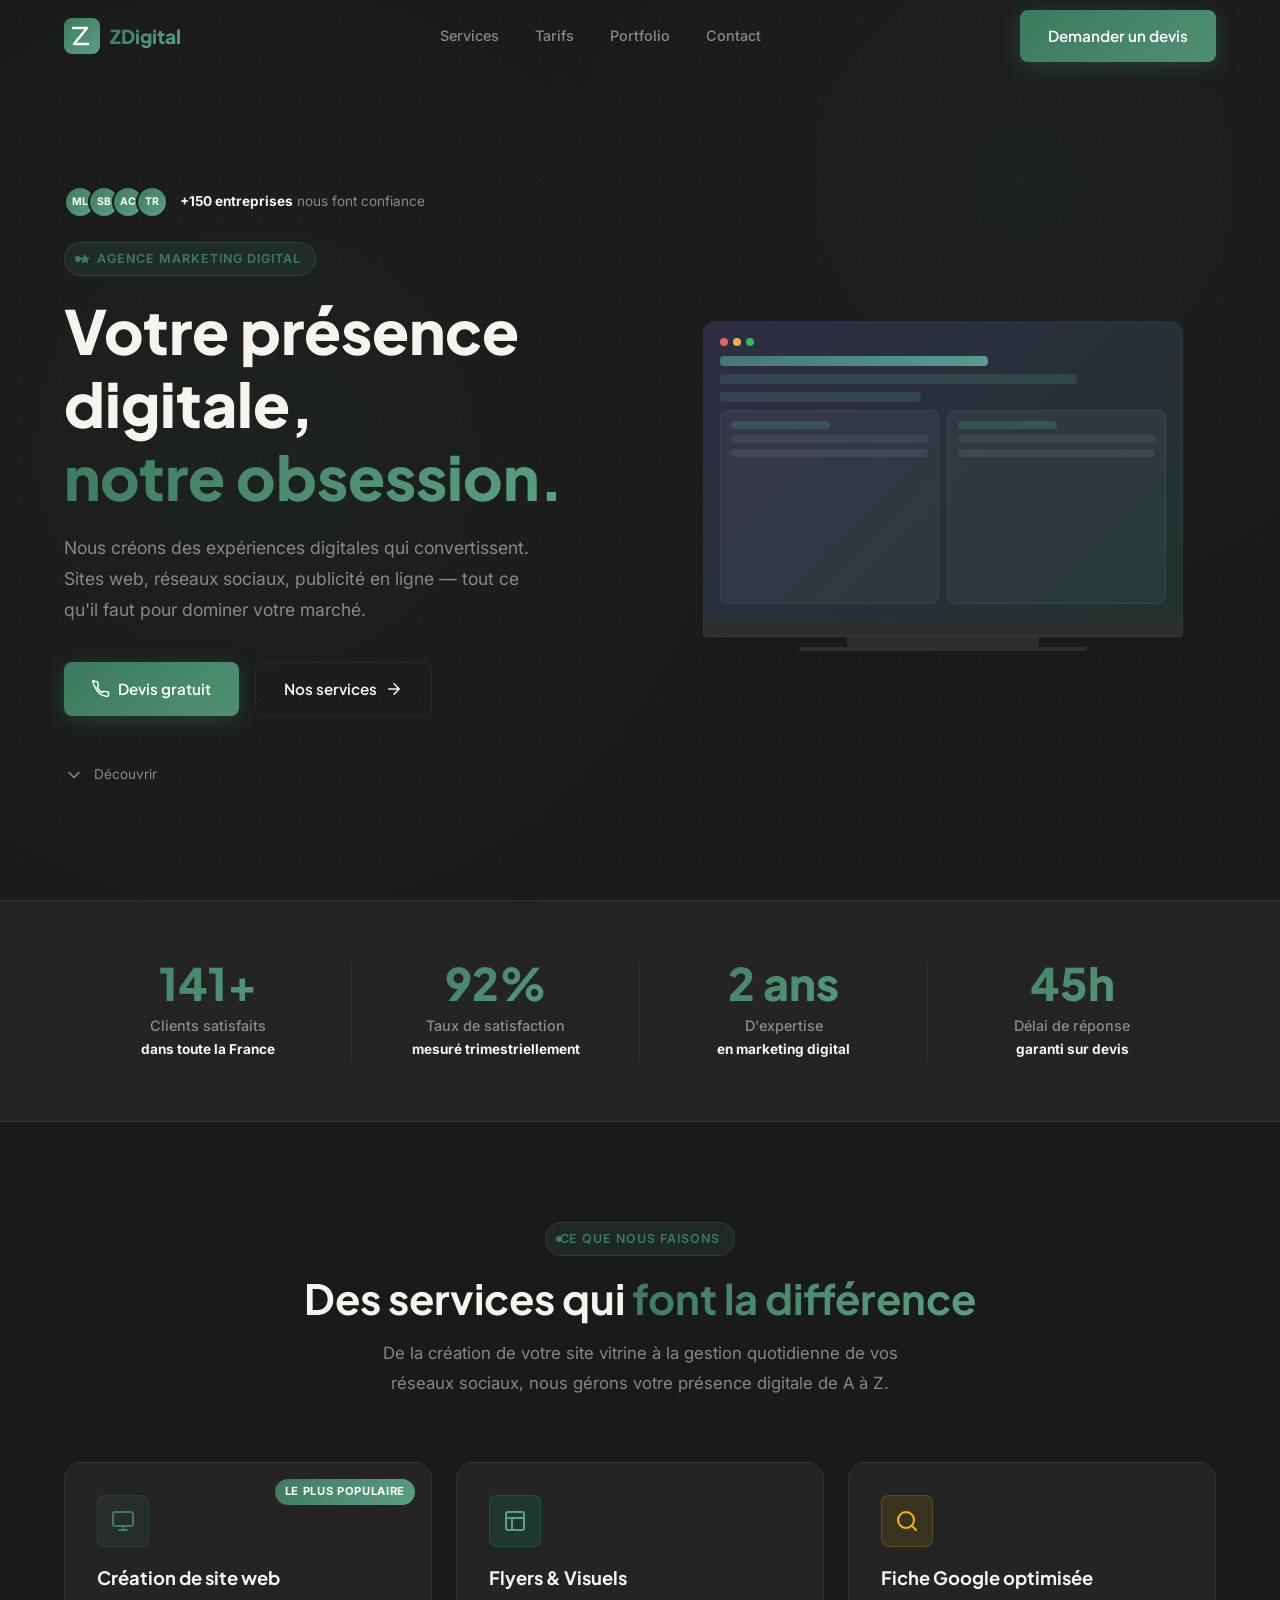
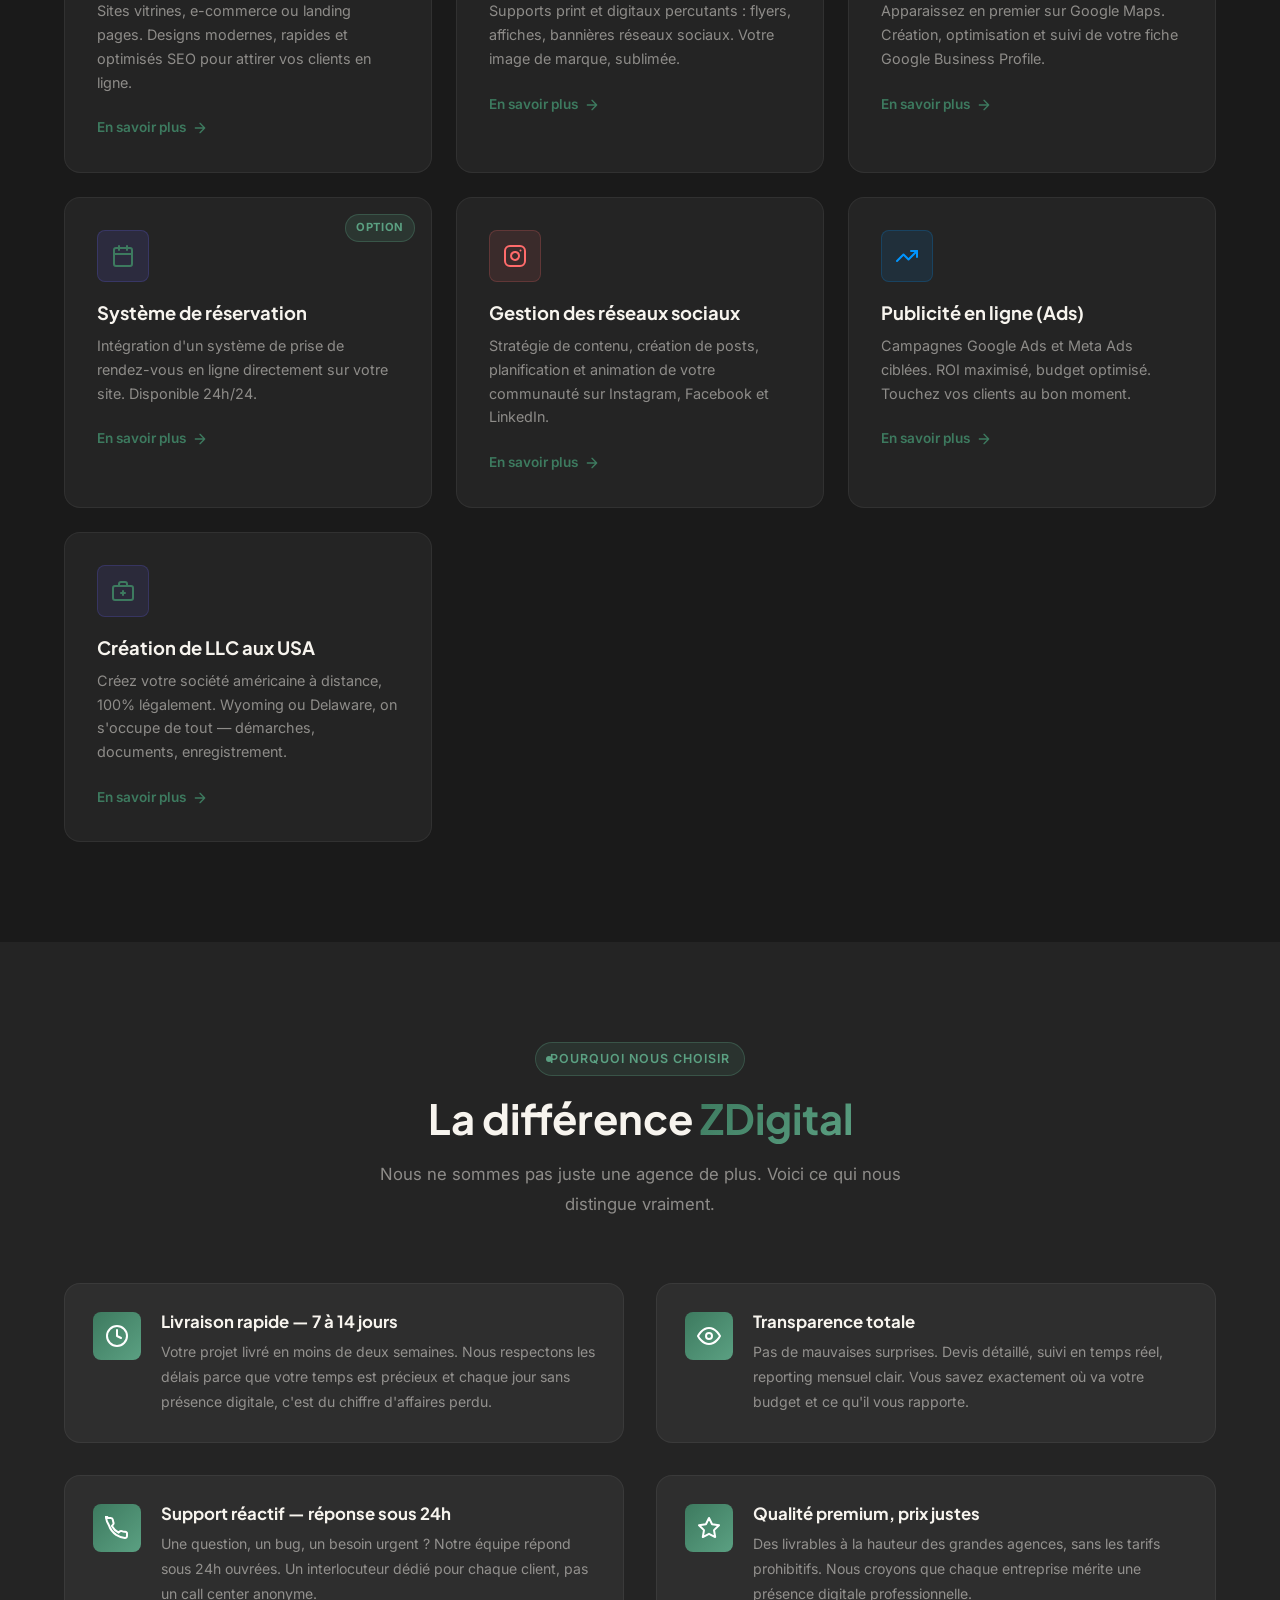
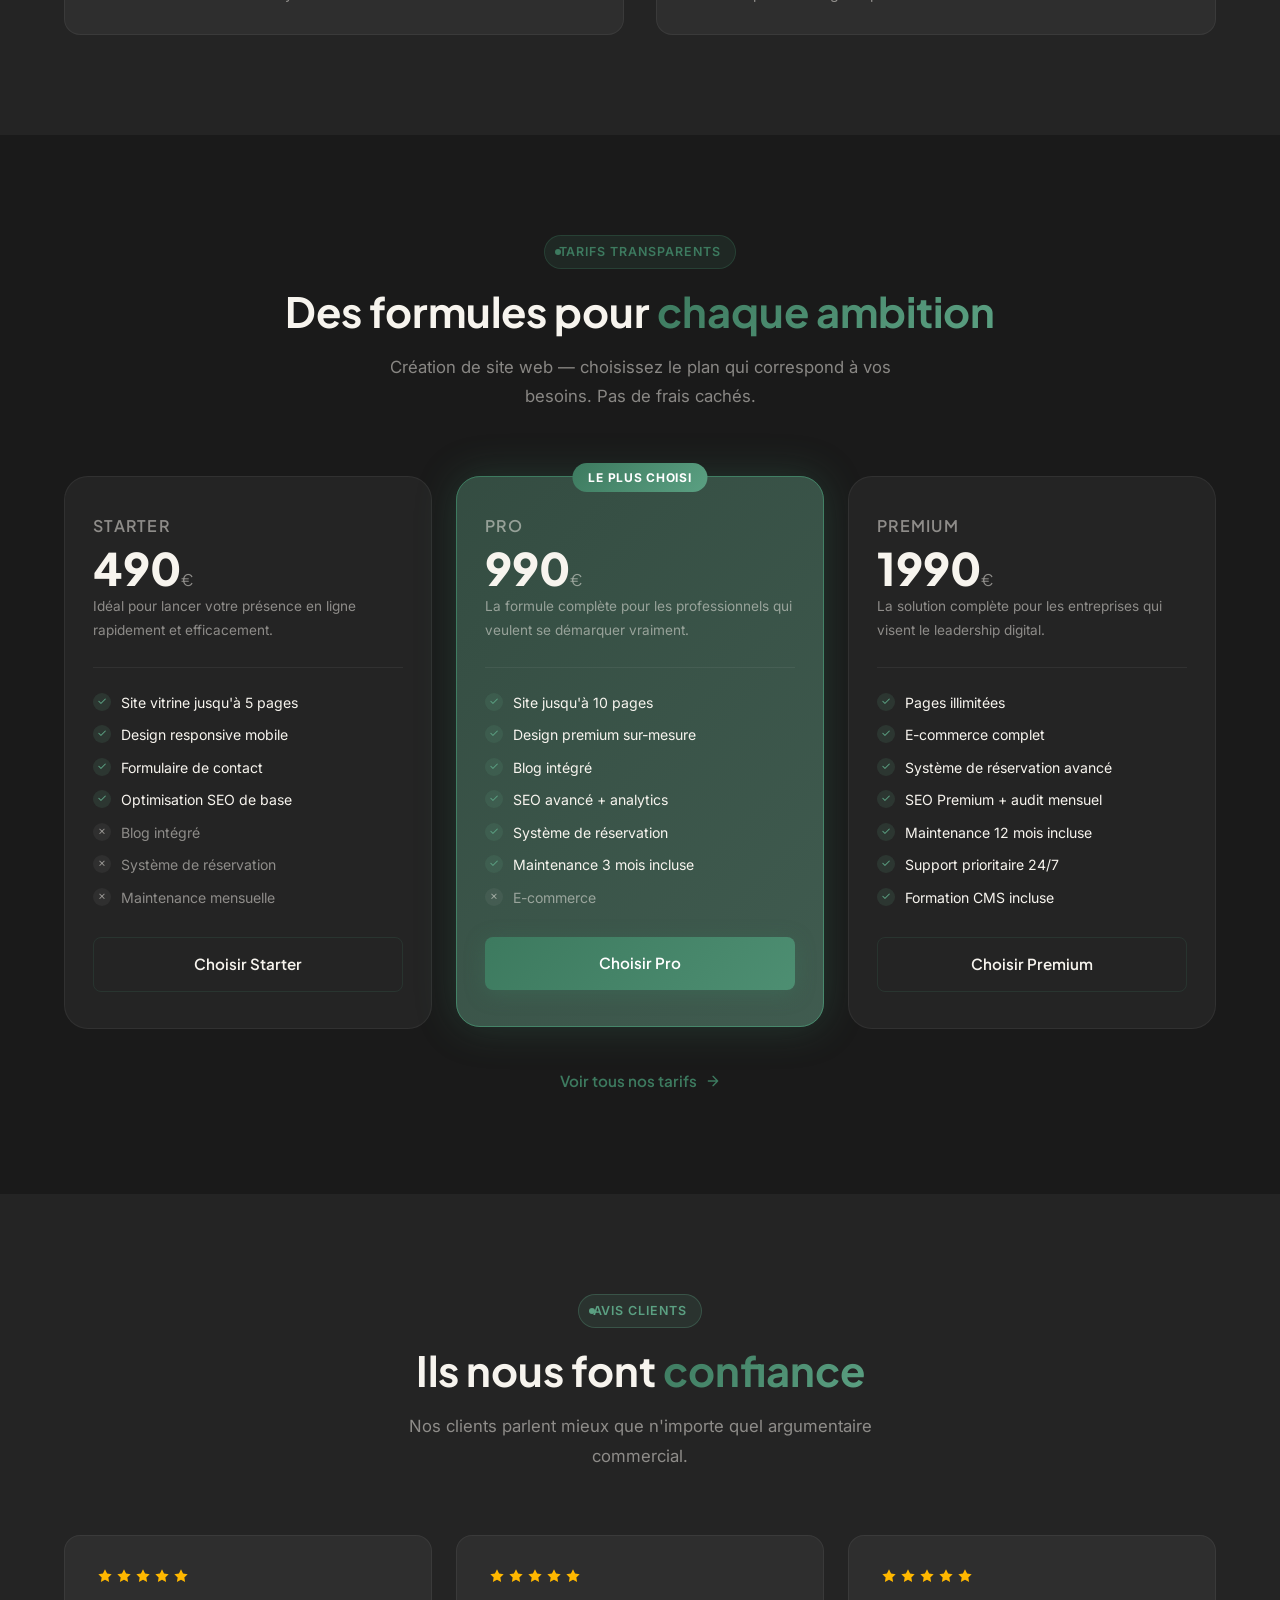
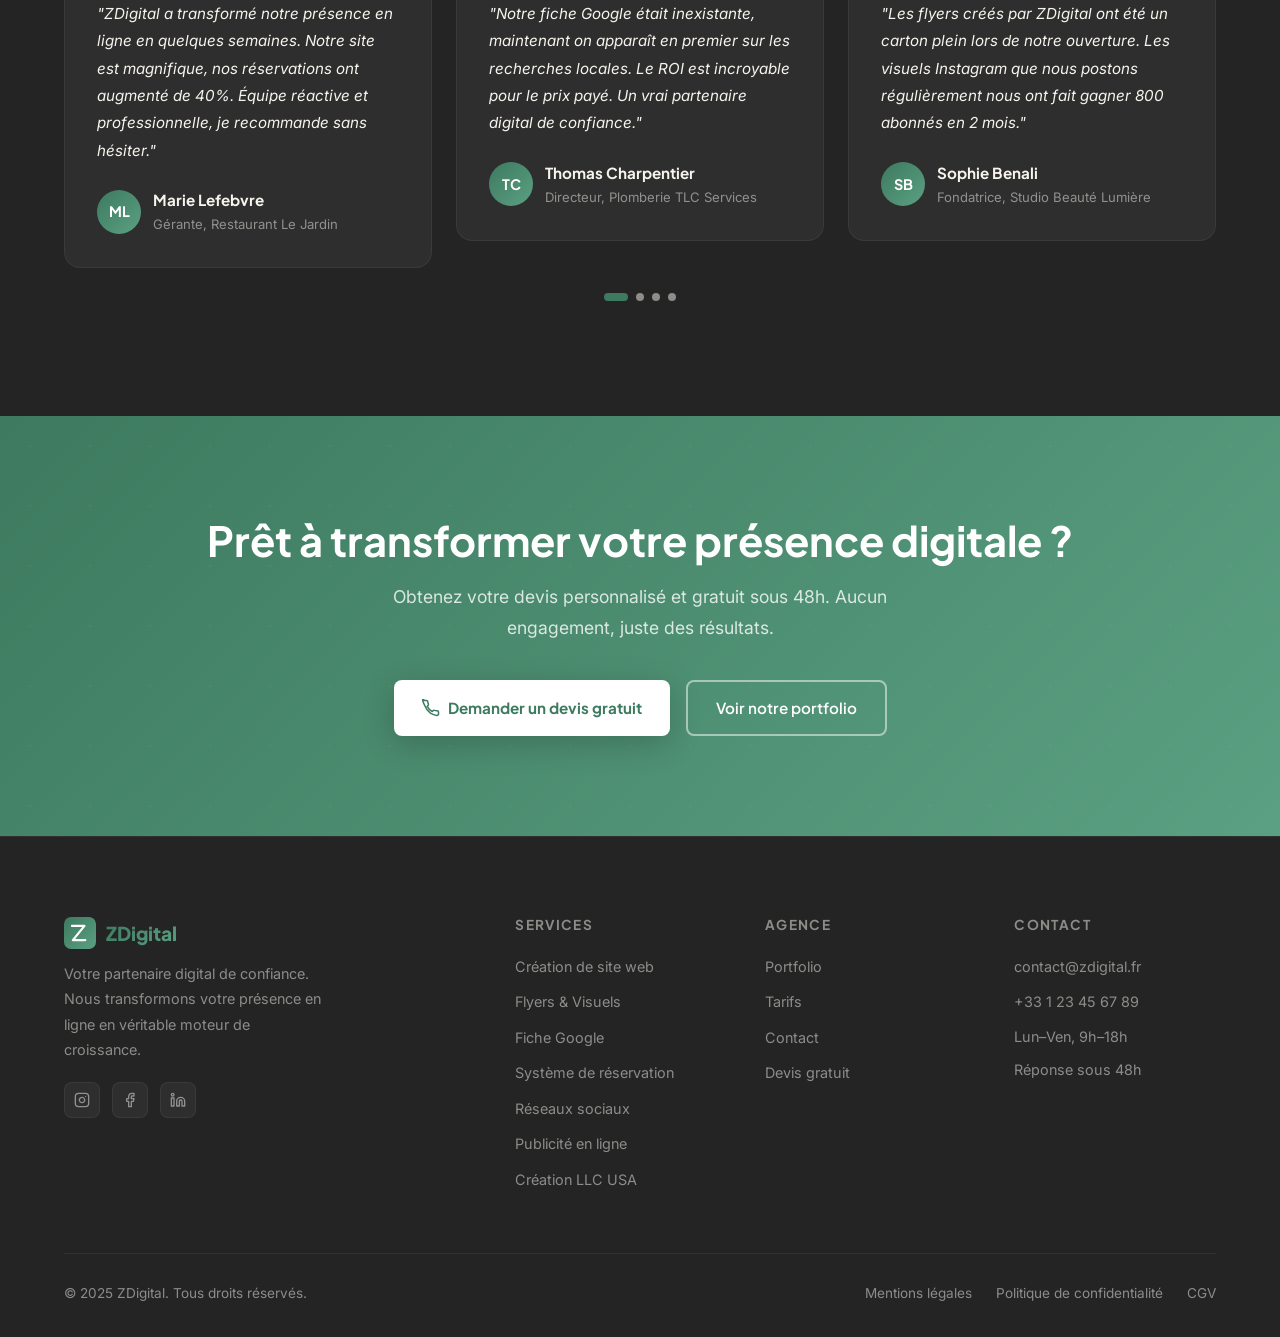
<file: index.html>
<!DOCTYPE html>
<html lang="fr">
<head>
  <meta charset="UTF-8" />
  <meta name="viewport" content="width=device-width, initial-scale=1.0" />
  <title>ZDigital — Agence Marketing Digital | Sites Web, Réseaux Sociaux, Publicité</title>
  <meta name="description" content="ZDigital, agence marketing digital. Création de sites web, gestion des réseaux sociaux, publicité en ligne, fiches Google et visuels. Devis gratuit sous 48h." />
  <meta name="keywords" content="agence marketing digital, création site web, réseaux sociaux, publicité en ligne, fiche Google, flyers" />
  <meta name="author" content="ZDigital" />
  <meta name="robots" content="index, follow" />

  <!-- Open Graph -->
  <meta property="og:type" content="website" />
  <meta property="og:title" content="ZDigital — Agence Marketing Digital" />
  <meta property="og:description" content="Votre présence digitale, notre obsession. Sites web, réseaux sociaux, publicité, fiches Google." />
  <meta property="og:url" content="https://zdigital.fr/" />
  <meta property="og:site_name" content="ZDigital" />
  <meta property="og:image" content="https://zdigital.fr/og-image.png" />

  <!-- Twitter Card -->
  <meta name="twitter:card" content="summary_large_image" />
  <meta name="twitter:title" content="ZDigital — Agence Marketing Digital" />
  <meta name="twitter:description" content="Votre présence digitale, notre obsession. Devis gratuit sous 48h." />
  <meta name="twitter:image" content="https://zdigital.fr/og-image.png" />

  <!-- Canonical -->
  <link rel="canonical" href="https://zdigital.fr/" />

  <!-- Fonts -->
  <link rel="preconnect" href="https://fonts.googleapis.com" />
  <link rel="preconnect" href="https://fonts.gstatic.com" crossorigin />
  <link href="https://fonts.googleapis.com/css2?family=Plus+Jakarta+Sans:wght@400;500;600;700;800&family=Inter:wght@300;400;500;600&display=swap" rel="stylesheet" />

  <!-- CSS -->
  <link rel="stylesheet" href="css/main.css" />
  <link rel="stylesheet" href="css/components.css" />
  <link rel="stylesheet" href="css/animations.css" />

  <!-- AOS -->
  <link rel="stylesheet" href="https://unpkg.com/aos@2.3.4/dist/aos.css" />

  <!-- Swiper -->
  <link rel="stylesheet" href="https://cdn.jsdelivr.net/npm/swiper@11/swiper-bundle.min.css" />

  <!-- Schema.org JSON-LD -->
  <script type="application/ld+json">
  {
    "@context": "https://schema.org",
    "@type": "LocalBusiness",
    "name": "ZDigital",
    "description": "Agence de marketing digital spécialisée dans la création de sites web, la gestion des réseaux sociaux, la publicité en ligne et l'optimisation des fiches Google.",
    "url": "https://zdigital.fr",
    "logo": "https://zdigital.fr/logo.svg",
    "telephone": "+33 1 23 45 67 89",
    "email": "contact@zdigital.fr",
    "address": {
      "@type": "PostalAddress",
      "addressCountry": "FR"
    },
    "sameAs": [
      "https://instagram.com/zdigital",
      "https://linkedin.com/company/zdigital",
      "https://facebook.com/zdigital"
    ],
    "openingHours": "Mo-Fr 09:00-18:00",
    "priceRange": "€€",
    "areaServed": "France",
    "serviceType": [
      "Création de site web",
      "Gestion des réseaux sociaux",
      "Publicité en ligne",
      "Fiche Google",
      "Création de flyers"
    ]
  }
  </script>
</head>
<body>

  <!-- ── SCROLL PROGRESS (injected by JS) ── -->

  <!-- ── NAV ── -->
  <nav class="nav" role="navigation" aria-label="Navigation principale">
    <div class="container">
      <div class="nav__inner">
        <!-- Logo -->
        <a href="index.html" class="nav__logo" aria-label="ZDigital — Accueil">
          <svg width="36" height="36" viewBox="0 0 36 36" fill="none" xmlns="http://www.w3.org/2000/svg" aria-hidden="true">
            <rect width="36" height="36" rx="8" fill="url(#logoGrad)"/>
            <path d="M9 10h14l-13 16h14" stroke="#ffffff" stroke-width="2.5" stroke-linecap="round" stroke-linejoin="round"/>
            <defs>
              <linearGradient id="logoGrad" x1="0" y1="0" x2="36" y2="36" gradientUnits="userSpaceOnUse">
                <stop stop-color="#3D7A5F"/>
                <stop offset="1" stop-color="#5BA082"/>
              </linearGradient>
            </defs>
          </svg>
          <span class="nav__logo-text">ZDigital</span>
        </a>

        <!-- Links -->
        <ul class="nav__links" role="list">
          <li><a href="services.html">Services</a></li>
          <li><a href="tarifs.html">Tarifs</a></li>
          <li><a href="portfolio.html">Portfolio</a></li>
          <li><a href="contact.html">Contact</a></li>
        </ul>

        <!-- CTA + Hamburger -->
        <div class="nav__cta">
          <a href="contact.html" class="btn btn-primary">Demander un devis</a>
        </div>

        <button class="nav__hamburger" aria-label="Menu mobile" aria-expanded="false">
          <span></span>
          <span></span>
          <span></span>
        </button>
      </div>
    </div>
  </nav>

  <!-- Mobile Nav -->
  <div class="nav__mobile" role="navigation" aria-label="Menu mobile">
    <a href="services.html">Services</a>
    <a href="tarifs.html">Tarifs</a>
    <a href="portfolio.html">Portfolio</a>
    <a href="contact.html">Contact</a>
    <a href="contact.html" class="btn btn-primary" style="text-align:center;justify-content:center;">Demander un devis</a>
  </div>

  <!-- ── HERO ── -->
  <section class="hero" aria-label="En-tête principal">
    <div class="hero__grid-bg" aria-hidden="true"></div>
    <div class="hero__dots" aria-hidden="true"></div>

    <div class="container">
      <div class="hero__inner">
        <!-- Content -->
        <div class="hero__content">
          <!-- Social proof -->
          <div class="hero__social-proof" data-aos="fade-up" data-aos-delay="0">
            <div class="hero__avatars" aria-hidden="true">
              <span>ML</span>
              <span>SB</span>
              <span>AC</span>
              <span>TR</span>
            </div>
            <p class="hero__proof-text">
              <strong>+150 entreprises</strong> nous font confiance
            </p>
          </div>

          <div class="tag" data-aos="fade-up" data-aos-delay="50">
            <svg width="12" height="12" viewBox="0 0 24 24" fill="currentColor" aria-hidden="true"><path d="M12 2l3.09 6.26L22 9.27l-5 4.87 1.18 6.88L12 17.77l-6.18 3.25L7 14.14 2 9.27l6.91-1.01L12 2z"/></svg>
            Agence Marketing Digital
          </div>

          <h1 class="hero__title" data-aos="fade-up" data-aos-delay="100">
            Votre présence digitale,<br>
            <span class="gradient-text">notre obsession.</span>
          </h1>

          <p class="hero__sub" data-aos="fade-up" data-aos-delay="150">
            Nous créons des expériences digitales qui convertissent. Sites web, réseaux sociaux, publicité en ligne — tout ce qu'il faut pour dominer votre marché.
          </p>

          <div class="hero__btns" data-aos="fade-up" data-aos-delay="200">
            <a href="contact.html" class="btn btn-primary">
              <svg width="18" height="18" viewBox="0 0 24 24" fill="none" stroke="currentColor" stroke-width="2" stroke-linecap="round" stroke-linejoin="round" aria-hidden="true"><path d="M22 16.92v3a2 2 0 01-2.18 2 19.79 19.79 0 01-8.63-3.07A19.5 19.5 0 013.86 9.11a19.79 19.79 0 01-3.07-8.67A2 2 0 012.77 2h3a2 2 0 012 1.72c.127.96.361 1.903.7 2.81a2 2 0 01-.45 2.11L6.91 9.91a16 16 0 006.72 6.72l1.06-1.06a2 2 0 012.11-.45c.907.339 1.85.573 2.81.7A2 2 0 0122 16.92z"/></svg>
              Devis gratuit
            </a>
            <a href="services.html" class="btn btn-outline">
              Nos services
              <svg width="18" height="18" viewBox="0 0 24 24" fill="none" stroke="currentColor" stroke-width="2" stroke-linecap="round" stroke-linejoin="round" aria-hidden="true"><path d="M5 12h14M12 5l7 7-7 7"/></svg>
            </a>
          </div>

          <div class="hero__scroll" data-aos="fade-up" data-aos-delay="250" aria-hidden="true">
            <svg width="20" height="20" viewBox="0 0 24 24" fill="none" stroke="currentColor" stroke-width="2" stroke-linecap="round" stroke-linejoin="round"><path d="M6 9l6 6 6-6"/></svg>
            <span>Découvrir</span>
          </div>
        </div>

        <!-- Mockup -->
        <div class="hero__mockup" data-aos="fade-left" data-aos-delay="100" aria-hidden="true">
          <div class="laptop">
            <div class="laptop__glow"></div>
            <div class="laptop__screen">
              <div class="laptop__dots-row">
                <div class="laptop__dot"></div>
                <div class="laptop__dot"></div>
                <div class="laptop__dot"></div>
              </div>
              <div class="laptop__content">
                <div class="laptop__bar"></div>
                <div class="laptop__bar"></div>
                <div class="laptop__bar"></div>
                <div class="laptop__cards">
                  <div class="laptop__card">
                    <div class="laptop__card-line"></div>
                    <div class="laptop__card-line"></div>
                    <div class="laptop__card-line"></div>
                  </div>
                  <div class="laptop__card">
                    <div class="laptop__card-line"></div>
                    <div class="laptop__card-line"></div>
                    <div class="laptop__card-line"></div>
                  </div>
                </div>
              </div>
            </div>
            <div class="laptop__base"></div>
            <div class="laptop__stand"></div>
            <div class="laptop__foot"></div>
          </div>
        </div>
      </div>
    </div>
  </section>

  <!-- ── STATS BAR ── -->
  <section class="stats-bar" aria-label="Chiffres clés">
    <div class="container">
      <div class="stats-bar__grid">
        <div class="stat-item" data-aos="fade-up" data-aos-delay="0">
          <div class="stat-item__number" data-count="150" data-suffix="+">0+</div>
          <div class="stat-item__label">
            Clients satisfaits
            <strong>dans toute la France</strong>
          </div>
        </div>
        <div class="stat-item" data-aos="fade-up" data-aos-delay="100">
          <div class="stat-item__number" data-count="98" data-suffix="%">0%</div>
          <div class="stat-item__label">
            Taux de satisfaction
            <strong>mesuré trimestriellement</strong>
          </div>
        </div>
        <div class="stat-item" data-aos="fade-up" data-aos-delay="200">
          <div class="stat-item__number" data-count="3" data-suffix=" ans">0 ans</div>
          <div class="stat-item__label">
            D'expertise
            <strong>en marketing digital</strong>
          </div>
        </div>
        <div class="stat-item" data-aos="fade-up" data-aos-delay="300">
          <div class="stat-item__number" data-count="48" data-suffix="h">0h</div>
          <div class="stat-item__label">
            Délai de réponse
            <strong>garanti sur devis</strong>
          </div>
        </div>
      </div>
    </div>
  </section>

  <!-- ── SERVICES ── -->
  <section class="section" id="services" aria-labelledby="services-heading">
    <div class="container">
      <div class="section-header" data-aos="fade-up">
        <div class="tag">Ce que nous faisons</div>
        <h2 id="services-heading">Des services qui <span class="gradient-text">font la différence</span></h2>
        <p>De la création de votre site vitrine à la gestion quotidienne de vos réseaux sociaux, nous gérons votre présence digitale de A à Z.</p>
      </div>

      <div class="services-grid">
        <!-- Site web -->
        <article class="service-card" data-aos="fade-up" data-aos-delay="0">
          <div class="service-card__badge badge-popular">Le plus populaire</div>
          <div class="service-card__icon">
            <svg width="24" height="24" viewBox="0 0 24 24" fill="none" stroke="currentColor" stroke-width="2" stroke-linecap="round" stroke-linejoin="round" aria-hidden="true"><rect x="2" y="3" width="20" height="14" rx="2"/><path d="M8 21h8M12 17v4"/></svg>
          </div>
          <h3>Création de site web</h3>
          <p>Sites vitrines, e-commerce ou landing pages. Designs modernes, rapides et optimisés SEO pour attirer vos clients en ligne.</p>
          <a href="services.html#site-web" class="service-card__link">
            En savoir plus
            <svg width="16" height="16" viewBox="0 0 24 24" fill="none" stroke="currentColor" stroke-width="2" stroke-linecap="round" stroke-linejoin="round" aria-hidden="true"><path d="M5 12h14M12 5l7 7-7 7"/></svg>
          </a>
        </article>

        <!-- Flyers -->
        <article class="service-card" data-aos="fade-up" data-aos-delay="80">
          <div class="service-card__icon" style="background:rgba(0,212,170,0.1);border-color:rgba(0,212,170,0.2);color:var(--accent-2)">
            <svg width="24" height="24" viewBox="0 0 24 24" fill="none" stroke="currentColor" stroke-width="2" stroke-linecap="round" stroke-linejoin="round" aria-hidden="true"><rect x="3" y="3" width="18" height="18" rx="2"/><path d="M3 9h18M9 21V9"/></svg>
          </div>
          <h3>Flyers &amp; Visuels</h3>
          <p>Supports print et digitaux percutants : flyers, affiches, bannières réseaux sociaux. Votre image de marque, sublimée.</p>
          <a href="services.html#flyers" class="service-card__link">
            En savoir plus
            <svg width="16" height="16" viewBox="0 0 24 24" fill="none" stroke="currentColor" stroke-width="2" stroke-linecap="round" stroke-linejoin="round" aria-hidden="true"><path d="M5 12h14M12 5l7 7-7 7"/></svg>
          </a>
        </article>

        <!-- Fiche Google -->
        <article class="service-card" data-aos="fade-up" data-aos-delay="160">
          <div class="service-card__icon" style="background:rgba(255,184,0,0.1);border-color:rgba(255,184,0,0.2);color:#FFB800">
            <svg width="24" height="24" viewBox="0 0 24 24" fill="none" stroke="currentColor" stroke-width="2" stroke-linecap="round" stroke-linejoin="round" aria-hidden="true"><circle cx="11" cy="11" r="8"/><path d="M21 21l-4.35-4.35"/></svg>
          </div>
          <h3>Fiche Google optimisée</h3>
          <p>Apparaissez en premier sur Google Maps. Création, optimisation et suivi de votre fiche Google Business Profile.</p>
          <a href="services.html#google" class="service-card__link">
            En savoir plus
            <svg width="16" height="16" viewBox="0 0 24 24" fill="none" stroke="currentColor" stroke-width="2" stroke-linecap="round" stroke-linejoin="round" aria-hidden="true"><path d="M5 12h14M12 5l7 7-7 7"/></svg>
          </a>
        </article>

        <!-- Réservation -->
        <article class="service-card" data-aos="fade-up" data-aos-delay="0">
          <div class="service-card__badge badge-option">Option</div>
          <div class="service-card__icon" style="background:rgba(108,99,255,0.12);border-color:rgba(108,99,255,0.2);color:var(--accent)">
            <svg width="24" height="24" viewBox="0 0 24 24" fill="none" stroke="currentColor" stroke-width="2" stroke-linecap="round" stroke-linejoin="round" aria-hidden="true"><rect x="3" y="4" width="18" height="18" rx="2"/><path d="M16 2v4M8 2v4M3 10h18"/></svg>
          </div>
          <h3>Système de réservation</h3>
          <p>Intégration d'un système de prise de rendez-vous en ligne directement sur votre site. Disponible 24h/24.</p>
          <a href="services.html#reservation" class="service-card__link">
            En savoir plus
            <svg width="16" height="16" viewBox="0 0 24 24" fill="none" stroke="currentColor" stroke-width="2" stroke-linecap="round" stroke-linejoin="round" aria-hidden="true"><path d="M5 12h14M12 5l7 7-7 7"/></svg>
          </a>
        </article>

        <!-- Réseaux sociaux -->
        <article class="service-card" data-aos="fade-up" data-aos-delay="80">
          <div class="service-card__icon" style="background:rgba(255,107,107,0.1);border-color:rgba(255,107,107,0.2);color:#FF6B6B">
            <svg width="24" height="24" viewBox="0 0 24 24" fill="none" stroke="currentColor" stroke-width="2" stroke-linecap="round" stroke-linejoin="round" aria-hidden="true"><path d="M17 2H7a5 5 0 00-5 5v10a5 5 0 005 5h10a5 5 0 005-5V7a5 5 0 00-5-5z"/><path d="M16 11.37A4 4 0 1112.63 8 4 4 0 0116 11.37zM17.5 6.5h.01"/></svg>
          </div>
          <h3>Gestion des réseaux sociaux</h3>
          <p>Stratégie de contenu, création de posts, planification et animation de votre communauté sur Instagram, Facebook et LinkedIn.</p>
          <a href="services.html#reseaux" class="service-card__link">
            En savoir plus
            <svg width="16" height="16" viewBox="0 0 24 24" fill="none" stroke="currentColor" stroke-width="2" stroke-linecap="round" stroke-linejoin="round" aria-hidden="true"><path d="M5 12h14M12 5l7 7-7 7"/></svg>
          </a>
        </article>

        <!-- Publicité -->
        <article class="service-card" data-aos="fade-up" data-aos-delay="160">
          <div class="service-card__icon" style="background:rgba(0,149,255,0.1);border-color:rgba(0,149,255,0.2);color:#0095FF">
            <svg width="24" height="24" viewBox="0 0 24 24" fill="none" stroke="currentColor" stroke-width="2" stroke-linecap="round" stroke-linejoin="round" aria-hidden="true"><polyline points="22 7 13.5 15.5 8.5 10.5 2 17"/><polyline points="16 7 22 7 22 13"/></svg>
          </div>
          <h3>Publicité en ligne (Ads)</h3>
          <p>Campagnes Google Ads et Meta Ads ciblées. ROI maximisé, budget optimisé. Touchez vos clients au bon moment.</p>
          <a href="services.html#ads" class="service-card__link">
            En savoir plus
            <svg width="16" height="16" viewBox="0 0 24 24" fill="none" stroke="currentColor" stroke-width="2" stroke-linecap="round" stroke-linejoin="round" aria-hidden="true"><path d="M5 12h14M12 5l7 7-7 7"/></svg>
          </a>
        </article>

        <!-- Création LLC -->
        <article class="service-card" data-aos="fade-up" data-aos-delay="240">
          <div class="service-card__icon" style="background:rgba(108,99,255,0.1);border-color:rgba(108,99,255,0.2);color:var(--accent)">
            <svg width="24" height="24" viewBox="0 0 24 24" fill="none" stroke="currentColor" stroke-width="2" stroke-linecap="round" stroke-linejoin="round" aria-hidden="true"><rect x="2" y="7" width="20" height="14" rx="2"/><path d="M16 7V5a2 2 0 00-2-2h-4a2 2 0 00-2 2v2"/><line x1="12" y1="12" x2="12" y2="16"/><line x1="10" y1="14" x2="14" y2="14"/></svg>
          </div>
          <h3>Création de LLC aux USA</h3>
          <p>Créez votre société américaine à distance, 100% légalement. Wyoming ou Delaware, on s'occupe de tout — démarches, documents, enregistrement.</p>
          <a href="services.html#llc" class="service-card__link">
            En savoir plus
            <svg width="16" height="16" viewBox="0 0 24 24" fill="none" stroke="currentColor" stroke-width="2" stroke-linecap="round" stroke-linejoin="round" aria-hidden="true"><path d="M5 12h14M12 5l7 7-7 7"/></svg>
          </a>
        </article>
      </div>
    </div>
  </section>

  <!-- ── WHY US ── -->
  <section class="section why-us" aria-labelledby="whyus-heading">
    <div class="container">
      <div class="section-header" data-aos="fade-up">
        <div class="tag tag-turquoise">Pourquoi nous choisir</div>
        <h2 id="whyus-heading">La différence <span class="gradient-text">ZDigital</span></h2>
        <p>Nous ne sommes pas juste une agence de plus. Voici ce qui nous distingue vraiment.</p>
      </div>

      <div class="why-us__grid">
        <div class="why-card" data-aos="fade-up" data-aos-delay="0">
          <div class="why-card__icon">
            <svg width="24" height="24" viewBox="0 0 24 24" fill="none" stroke="currentColor" stroke-width="2" stroke-linecap="round" stroke-linejoin="round" aria-hidden="true"><circle cx="12" cy="12" r="10"/><polyline points="12 6 12 12 16 14"/></svg>
          </div>
          <div class="why-card__text">
            <h4>Livraison rapide — 7 à 14 jours</h4>
            <p>Votre projet livré en moins de deux semaines. Nous respectons les délais parce que votre temps est précieux et chaque jour sans présence digitale, c'est du chiffre d'affaires perdu.</p>
          </div>
        </div>

        <div class="why-card" data-aos="fade-up" data-aos-delay="100">
          <div class="why-card__icon">
            <svg width="24" height="24" viewBox="0 0 24 24" fill="none" stroke="currentColor" stroke-width="2" stroke-linecap="round" stroke-linejoin="round" aria-hidden="true"><path d="M1 12s4-8 11-8 11 8 11 8-4 8-11 8-11-8-11-8z"/><circle cx="12" cy="12" r="3"/></svg>
          </div>
          <div class="why-card__text">
            <h4>Transparence totale</h4>
            <p>Pas de mauvaises surprises. Devis détaillé, suivi en temps réel, reporting mensuel clair. Vous savez exactement où va votre budget et ce qu'il vous rapporte.</p>
          </div>
        </div>

        <div class="why-card" data-aos="fade-up" data-aos-delay="200">
          <div class="why-card__icon">
            <svg width="24" height="24" viewBox="0 0 24 24" fill="none" stroke="currentColor" stroke-width="2" stroke-linecap="round" stroke-linejoin="round" aria-hidden="true"><path d="M22 16.92v3a2 2 0 01-2.18 2 19.79 19.79 0 01-8.63-3.07A19.5 19.5 0 013.86 9.11a19.79 19.79 0 01-3.07-8.67A2 2 0 012.77 2h3a2 2 0 012 1.72c.127.96.361 1.903.7 2.81a2 2 0 01-.45 2.11L6.91 9.91a16 16 0 006.72 6.72l1.06-1.06a2 2 0 012.11-.45c.907.339 1.85.573 2.81.7A2 2 0 0122 16.92z"/></svg>
          </div>
          <div class="why-card__text">
            <h4>Support réactif — réponse sous 24h</h4>
            <p>Une question, un bug, un besoin urgent ? Notre équipe répond sous 24h ouvrées. Un interlocuteur dédié pour chaque client, pas un call center anonyme.</p>
          </div>
        </div>

        <div class="why-card" data-aos="fade-up" data-aos-delay="300">
          <div class="why-card__icon">
            <svg width="24" height="24" viewBox="0 0 24 24" fill="none" stroke="currentColor" stroke-width="2" stroke-linecap="round" stroke-linejoin="round" aria-hidden="true"><path d="M12 2l3.09 6.26L22 9.27l-5 4.87 1.18 6.88L12 17.77l-6.18 3.25L7 14.14 2 9.27l6.91-1.01L12 2z"/></svg>
          </div>
          <div class="why-card__text">
            <h4>Qualité premium, prix justes</h4>
            <p>Des livrables à la hauteur des grandes agences, sans les tarifs prohibitifs. Nous croyons que chaque entreprise mérite une présence digitale professionnelle.</p>
          </div>
        </div>
      </div>
    </div>
  </section>

  <!-- ── PRICING TEASER ── -->
  <section class="section" id="tarifs" aria-labelledby="pricing-heading">
    <div class="container">
      <div class="section-header" data-aos="fade-up">
        <div class="tag">Tarifs transparents</div>
        <h2 id="pricing-heading">Des formules pour <span class="gradient-text">chaque ambition</span></h2>
        <p>Création de site web — choisissez le plan qui correspond à vos besoins. Pas de frais cachés.</p>
      </div>

      <div class="pricing-grid">
        <!-- Starter -->
        <div class="plan-card" data-aos="fade-up" data-aos-delay="0">
          <div class="plan-card__name">Starter</div>
          <div class="plan-card__price">490<span>€</span></div>
          <p class="plan-card__desc">Idéal pour lancer votre présence en ligne rapidement et efficacement.</p>
          <ul class="plan-features">
            <li class="plan-feature plan-feature--yes">
              <span class="plan-feature__icon">✓</span>
              Site vitrine jusqu'à 5 pages
            </li>
            <li class="plan-feature plan-feature--yes">
              <span class="plan-feature__icon">✓</span>
              Design responsive mobile
            </li>
            <li class="plan-feature plan-feature--yes">
              <span class="plan-feature__icon">✓</span>
              Formulaire de contact
            </li>
            <li class="plan-feature plan-feature--yes">
              <span class="plan-feature__icon">✓</span>
              Optimisation SEO de base
            </li>
            <li class="plan-feature plan-feature--no">
              <span class="plan-feature__icon">✗</span>
              Blog intégré
            </li>
            <li class="plan-feature plan-feature--no">
              <span class="plan-feature__icon">✗</span>
              Système de réservation
            </li>
            <li class="plan-feature plan-feature--no">
              <span class="plan-feature__icon">✗</span>
              Maintenance mensuelle
            </li>
          </ul>
          <a href="contact.html?plan=starter" class="btn btn-outline">Choisir Starter</a>
        </div>

        <!-- Pro -->
        <div class="plan-card plan-card--featured" data-aos="fade-up" data-aos-delay="100">
          <div class="plan-badge">Le plus choisi</div>
          <div class="plan-card__name">Pro</div>
          <div class="plan-card__price">990<span>€</span></div>
          <p class="plan-card__desc">La formule complète pour les professionnels qui veulent se démarquer vraiment.</p>
          <ul class="plan-features">
            <li class="plan-feature plan-feature--yes">
              <span class="plan-feature__icon">✓</span>
              Site jusqu'à 10 pages
            </li>
            <li class="plan-feature plan-feature--yes">
              <span class="plan-feature__icon">✓</span>
              Design premium sur-mesure
            </li>
            <li class="plan-feature plan-feature--yes">
              <span class="plan-feature__icon">✓</span>
              Blog intégré
            </li>
            <li class="plan-feature plan-feature--yes">
              <span class="plan-feature__icon">✓</span>
              SEO avancé + analytics
            </li>
            <li class="plan-feature plan-feature--yes">
              <span class="plan-feature__icon">✓</span>
              Système de réservation
            </li>
            <li class="plan-feature plan-feature--yes">
              <span class="plan-feature__icon">✓</span>
              Maintenance 3 mois incluse
            </li>
            <li class="plan-feature plan-feature--no">
              <span class="plan-feature__icon">✗</span>
              E-commerce
            </li>
          </ul>
          <a href="contact.html?plan=pro" class="btn btn-primary">Choisir Pro</a>
        </div>

        <!-- Premium -->
        <div class="plan-card" data-aos="fade-up" data-aos-delay="200">
          <div class="plan-card__name">Premium</div>
          <div class="plan-card__price">1990<span>€</span></div>
          <p class="plan-card__desc">La solution complète pour les entreprises qui visent le leadership digital.</p>
          <ul class="plan-features">
            <li class="plan-feature plan-feature--yes">
              <span class="plan-feature__icon">✓</span>
              Pages illimitées
            </li>
            <li class="plan-feature plan-feature--yes">
              <span class="plan-feature__icon">✓</span>
              E-commerce complet
            </li>
            <li class="plan-feature plan-feature--yes">
              <span class="plan-feature__icon">✓</span>
              Système de réservation avancé
            </li>
            <li class="plan-feature plan-feature--yes">
              <span class="plan-feature__icon">✓</span>
              SEO Premium + audit mensuel
            </li>
            <li class="plan-feature plan-feature--yes">
              <span class="plan-feature__icon">✓</span>
              Maintenance 12 mois incluse
            </li>
            <li class="plan-feature plan-feature--yes">
              <span class="plan-feature__icon">✓</span>
              Support prioritaire 24/7
            </li>
            <li class="plan-feature plan-feature--yes">
              <span class="plan-feature__icon">✓</span>
              Formation CMS incluse
            </li>
          </ul>
          <a href="contact.html?plan=premium" class="btn btn-outline">Choisir Premium</a>
        </div>
      </div>

      <div style="text-align:center;margin-top:40px;" data-aos="fade-up">
        <a href="tarifs.html" class="btn btn-ghost">
          Voir tous nos tarifs
          <svg width="16" height="16" viewBox="0 0 24 24" fill="none" stroke="currentColor" stroke-width="2" stroke-linecap="round" stroke-linejoin="round" aria-hidden="true"><path d="M5 12h14M12 5l7 7-7 7"/></svg>
        </a>
      </div>
    </div>
  </section>

  <!-- ── TESTIMONIALS ── -->
  <section class="section testimonials" aria-labelledby="testimonials-heading">
    <div class="container">
      <div class="section-header" data-aos="fade-up">
        <div class="tag tag-turquoise">Avis clients</div>
        <h2 id="testimonials-heading">Ils nous font <span class="gradient-text">confiance</span></h2>
        <p>Nos clients parlent mieux que n'importe quel argumentaire commercial.</p>
      </div>

      <div class="swiper testimonials-swiper" data-aos="fade-up" data-aos-delay="100">
        <div class="swiper-wrapper">

          <div class="swiper-slide">
            <div class="testimonial-card">
              <div class="testimonial-card__stars" aria-label="5 étoiles">
                <svg width="16" height="16" viewBox="0 0 24 24" fill="currentColor" aria-hidden="true"><path d="M12 2l3.09 6.26L22 9.27l-5 4.87 1.18 6.88L12 17.77l-6.18 3.25L7 14.14 2 9.27l6.91-1.01L12 2z"/></svg>
                <svg width="16" height="16" viewBox="0 0 24 24" fill="currentColor" aria-hidden="true"><path d="M12 2l3.09 6.26L22 9.27l-5 4.87 1.18 6.88L12 17.77l-6.18 3.25L7 14.14 2 9.27l6.91-1.01L12 2z"/></svg>
                <svg width="16" height="16" viewBox="0 0 24 24" fill="currentColor" aria-hidden="true"><path d="M12 2l3.09 6.26L22 9.27l-5 4.87 1.18 6.88L12 17.77l-6.18 3.25L7 14.14 2 9.27l6.91-1.01L12 2z"/></svg>
                <svg width="16" height="16" viewBox="0 0 24 24" fill="currentColor" aria-hidden="true"><path d="M12 2l3.09 6.26L22 9.27l-5 4.87 1.18 6.88L12 17.77l-6.18 3.25L7 14.14 2 9.27l6.91-1.01L12 2z"/></svg>
                <svg width="16" height="16" viewBox="0 0 24 24" fill="currentColor" aria-hidden="true"><path d="M12 2l3.09 6.26L22 9.27l-5 4.87 1.18 6.88L12 17.77l-6.18 3.25L7 14.14 2 9.27l6.91-1.01L12 2z"/></svg>
              </div>
              <p class="testimonial-card__text">"ZDigital a transformé notre présence en ligne en quelques semaines. Notre site est magnifique, nos réservations ont augmenté de 40%. Équipe réactive et professionnelle, je recommande sans hésiter."</p>
              <div class="testimonial-card__author">
                <div class="testimonial-card__avatar" aria-hidden="true">ML</div>
                <div class="testimonial-card__info">
                  <div class="testimonial-card__name">Marie Lefebvre</div>
                  <div class="testimonial-card__role">Gérante, Restaurant Le Jardin</div>
                </div>
              </div>
            </div>
          </div>

          <div class="swiper-slide">
            <div class="testimonial-card">
              <div class="testimonial-card__stars" aria-label="5 étoiles">
                <svg width="16" height="16" viewBox="0 0 24 24" fill="currentColor" aria-hidden="true"><path d="M12 2l3.09 6.26L22 9.27l-5 4.87 1.18 6.88L12 17.77l-6.18 3.25L7 14.14 2 9.27l6.91-1.01L12 2z"/></svg>
                <svg width="16" height="16" viewBox="0 0 24 24" fill="currentColor" aria-hidden="true"><path d="M12 2l3.09 6.26L22 9.27l-5 4.87 1.18 6.88L12 17.77l-6.18 3.25L7 14.14 2 9.27l6.91-1.01L12 2z"/></svg>
                <svg width="16" height="16" viewBox="0 0 24 24" fill="currentColor" aria-hidden="true"><path d="M12 2l3.09 6.26L22 9.27l-5 4.87 1.18 6.88L12 17.77l-6.18 3.25L7 14.14 2 9.27l6.91-1.01L12 2z"/></svg>
                <svg width="16" height="16" viewBox="0 0 24 24" fill="currentColor" aria-hidden="true"><path d="M12 2l3.09 6.26L22 9.27l-5 4.87 1.18 6.88L12 17.77l-6.18 3.25L7 14.14 2 9.27l6.91-1.01L12 2z"/></svg>
                <svg width="16" height="16" viewBox="0 0 24 24" fill="currentColor" aria-hidden="true"><path d="M12 2l3.09 6.26L22 9.27l-5 4.87 1.18 6.88L12 17.77l-6.18 3.25L7 14.14 2 9.27l6.91-1.01L12 2z"/></svg>
              </div>
              <p class="testimonial-card__text">"Notre fiche Google était inexistante, maintenant on apparaît en premier sur les recherches locales. Le ROI est incroyable pour le prix payé. Un vrai partenaire digital de confiance."</p>
              <div class="testimonial-card__author">
                <div class="testimonial-card__avatar" aria-hidden="true">TC</div>
                <div class="testimonial-card__info">
                  <div class="testimonial-card__name">Thomas Charpentier</div>
                  <div class="testimonial-card__role">Directeur, Plomberie TLC Services</div>
                </div>
              </div>
            </div>
          </div>

          <div class="swiper-slide">
            <div class="testimonial-card">
              <div class="testimonial-card__stars" aria-label="5 étoiles">
                <svg width="16" height="16" viewBox="0 0 24 24" fill="currentColor" aria-hidden="true"><path d="M12 2l3.09 6.26L22 9.27l-5 4.87 1.18 6.88L12 17.77l-6.18 3.25L7 14.14 2 9.27l6.91-1.01L12 2z"/></svg>
                <svg width="16" height="16" viewBox="0 0 24 24" fill="currentColor" aria-hidden="true"><path d="M12 2l3.09 6.26L22 9.27l-5 4.87 1.18 6.88L12 17.77l-6.18 3.25L7 14.14 2 9.27l6.91-1.01L12 2z"/></svg>
                <svg width="16" height="16" viewBox="0 0 24 24" fill="currentColor" aria-hidden="true"><path d="M12 2l3.09 6.26L22 9.27l-5 4.87 1.18 6.88L12 17.77l-6.18 3.25L7 14.14 2 9.27l6.91-1.01L12 2z"/></svg>
                <svg width="16" height="16" viewBox="0 0 24 24" fill="currentColor" aria-hidden="true"><path d="M12 2l3.09 6.26L22 9.27l-5 4.87 1.18 6.88L12 17.77l-6.18 3.25L7 14.14 2 9.27l6.91-1.01L12 2z"/></svg>
                <svg width="16" height="16" viewBox="0 0 24 24" fill="currentColor" aria-hidden="true"><path d="M12 2l3.09 6.26L22 9.27l-5 4.87 1.18 6.88L12 17.77l-6.18 3.25L7 14.14 2 9.27l6.91-1.01L12 2z"/></svg>
              </div>
              <p class="testimonial-card__text">"Les flyers créés par ZDigital ont été un carton plein lors de notre ouverture. Les visuels Instagram que nous postons régulièrement nous ont fait gagner 800 abonnés en 2 mois."</p>
              <div class="testimonial-card__author">
                <div class="testimonial-card__avatar" aria-hidden="true">SB</div>
                <div class="testimonial-card__info">
                  <div class="testimonial-card__name">Sophie Benali</div>
                  <div class="testimonial-card__role">Fondatrice, Studio Beauté Lumière</div>
                </div>
              </div>
            </div>
          </div>

          <div class="swiper-slide">
            <div class="testimonial-card">
              <div class="testimonial-card__stars" aria-label="5 étoiles">
                <svg width="16" height="16" viewBox="0 0 24 24" fill="currentColor" aria-hidden="true"><path d="M12 2l3.09 6.26L22 9.27l-5 4.87 1.18 6.88L12 17.77l-6.18 3.25L7 14.14 2 9.27l6.91-1.01L12 2z"/></svg>
                <svg width="16" height="16" viewBox="0 0 24 24" fill="currentColor" aria-hidden="true"><path d="M12 2l3.09 6.26L22 9.27l-5 4.87 1.18 6.88L12 17.77l-6.18 3.25L7 14.14 2 9.27l6.91-1.01L12 2z"/></svg>
                <svg width="16" height="16" viewBox="0 0 24 24" fill="currentColor" aria-hidden="true"><path d="M12 2l3.09 6.26L22 9.27l-5 4.87 1.18 6.88L12 17.77l-6.18 3.25L7 14.14 2 9.27l6.91-1.01L12 2z"/></svg>
                <svg width="16" height="16" viewBox="0 0 24 24" fill="currentColor" aria-hidden="true"><path d="M12 2l3.09 6.26L22 9.27l-5 4.87 1.18 6.88L12 17.77l-6.18 3.25L7 14.14 2 9.27l6.91-1.01L12 2z"/></svg>
                <svg width="16" height="16" viewBox="0 0 24 24" fill="currentColor" aria-hidden="true"><path d="M12 2l3.09 6.26L22 9.27l-5 4.87 1.18 6.88L12 17.77l-6.18 3.25L7 14.14 2 9.27l6.91-1.01L12 2z"/></svg>
              </div>
              <p class="testimonial-card__text">"La campagne Google Ads gérée par ZDigital nous a généré 3x plus de leads qu'auparavant, pour le même budget. Leur expertise en ciblage est remarquable. Je n'aurais pas pu faire ça seul."</p>
              <div class="testimonial-card__author">
                <div class="testimonial-card__avatar" aria-hidden="true">AR</div>
                <div class="testimonial-card__info">
                  <div class="testimonial-card__name">Antoine Rousseau</div>
                  <div class="testimonial-card__role">CEO, AgriTech Solutions</div>
                </div>
              </div>
            </div>
          </div>

        </div>
        <div class="swiper-pagination"></div>
      </div>
    </div>
  </section>

  <!-- ── CTA SECTION ── -->
  <section class="cta-section" aria-label="Appel à l'action">
    <div class="container">
      <div data-aos="fade-up">
        <h2>Prêt à transformer votre présence digitale ?</h2>
        <p>Obtenez votre devis personnalisé et gratuit sous 48h. Aucun engagement, juste des résultats.</p>
        <div class="cta-btns">
          <a href="contact.html" class="btn btn-cta-white">
            <svg width="18" height="18" viewBox="0 0 24 24" fill="none" stroke="currentColor" stroke-width="2" stroke-linecap="round" stroke-linejoin="round" aria-hidden="true"><path d="M22 16.92v3a2 2 0 01-2.18 2 19.79 19.79 0 01-8.63-3.07A19.5 19.5 0 013.86 9.11a19.79 19.79 0 01-3.07-8.67A2 2 0 012.77 2h3a2 2 0 012 1.72c.127.96.361 1.903.7 2.81a2 2 0 01-.45 2.11L6.91 9.91a16 16 0 006.72 6.72l1.06-1.06a2 2 0 012.11-.45c.907.339 1.85.573 2.81.7A2 2 0 0122 16.92z"/></svg>
            Demander un devis gratuit
          </a>
          <a href="portfolio.html" class="btn btn-cta-outline">Voir notre portfolio</a>
        </div>
      </div>
    </div>
  </section>

  <!-- ── FOOTER ── -->
  <footer class="footer" aria-label="Pied de page">
    <div class="container">
      <div class="footer__grid">
        <!-- Brand -->
        <div class="footer__brand">
          <a href="index.html" class="nav__logo" aria-label="ZDigital">
            <svg width="32" height="32" viewBox="0 0 36 36" fill="none" xmlns="http://www.w3.org/2000/svg" aria-hidden="true">
              <rect width="36" height="36" rx="8" fill="url(#footerLogoGrad)"/>
              <path d="M9 10h14l-13 16h14" stroke="#ffffff" stroke-width="2.5" stroke-linecap="round" stroke-linejoin="round"/>
              <defs>
                <linearGradient id="footerLogoGrad" x1="0" y1="0" x2="36" y2="36" gradientUnits="userSpaceOnUse">
                  <stop stop-color="#3D7A5F"/>
                  <stop offset="1" stop-color="#5BA082"/>
                </linearGradient>
              </defs>
            </svg>
            <span class="nav__logo-text">ZDigital</span>
          </a>
          <p>Votre partenaire digital de confiance. Nous transformons votre présence en ligne en véritable moteur de croissance.</p>
          <div class="footer__socials">
            <a href="https://instagram.com/zdigital" class="footer__social" aria-label="Instagram" target="_blank" rel="noopener noreferrer">
              <svg width="16" height="16" viewBox="0 0 24 24" fill="none" stroke="currentColor" stroke-width="2" stroke-linecap="round" stroke-linejoin="round" aria-hidden="true"><path d="M17 2H7a5 5 0 00-5 5v10a5 5 0 005 5h10a5 5 0 005-5V7a5 5 0 00-5-5z"/><path d="M16 11.37A4 4 0 1112.63 8 4 4 0 0116 11.37zM17.5 6.5h.01"/></svg>
            </a>
            <a href="https://facebook.com/zdigital" class="footer__social" aria-label="Facebook" target="_blank" rel="noopener noreferrer">
              <svg width="16" height="16" viewBox="0 0 24 24" fill="none" stroke="currentColor" stroke-width="2" stroke-linecap="round" stroke-linejoin="round" aria-hidden="true"><path d="M18 2h-3a5 5 0 00-5 5v3H7v4h3v8h4v-8h3l1-4h-4V7a1 1 0 011-1h3z"/></svg>
            </a>
            <a href="https://linkedin.com/company/zdigital" class="footer__social" aria-label="LinkedIn" target="_blank" rel="noopener noreferrer">
              <svg width="16" height="16" viewBox="0 0 24 24" fill="none" stroke="currentColor" stroke-width="2" stroke-linecap="round" stroke-linejoin="round" aria-hidden="true"><path d="M16 8a6 6 0 016 6v7h-4v-7a2 2 0 00-2-2 2 2 0 00-2 2v7h-4v-7a6 6 0 016-6z"/><rect x="2" y="9" width="4" height="12"/><circle cx="4" cy="4" r="2"/></svg>
            </a>
          </div>
        </div>

        <!-- Services -->
        <div class="footer__col">
          <h5>Services</h5>
          <ul>
            <li><a href="services.html#site-web">Création de site web</a></li>
            <li><a href="services.html#flyers">Flyers &amp; Visuels</a></li>
            <li><a href="services.html#google">Fiche Google</a></li>
            <li><a href="services.html#reservation">Système de réservation</a></li>
            <li><a href="services.html#reseaux">Réseaux sociaux</a></li>
            <li><a href="services.html#ads">Publicité en ligne</a></li>
            <li><a href="services.html#llc">Création LLC USA</a></li>
          </ul>
        </div>

        <!-- Agence -->
        <div class="footer__col">
          <h5>Agence</h5>
          <ul>
            <li><a href="portfolio.html">Portfolio</a></li>
            <li><a href="tarifs.html">Tarifs</a></li>
            <li><a href="contact.html">Contact</a></li>
            <li><a href="contact.html">Devis gratuit</a></li>
          </ul>
        </div>

        <!-- Contact -->
        <div class="footer__col">
          <h5>Contact</h5>
          <ul>
            <li><a href="mailto:contact@zdigital.fr">contact@zdigital.fr</a></li>
            <li><a href="tel:+33123456789">+33 1 23 45 67 89</a></li>
            <li style="color:var(--text-muted);font-size:0.9rem;">Lun–Ven, 9h–18h</li>
            <li style="color:var(--text-muted);font-size:0.9rem;">Réponse sous 48h</li>
          </ul>
        </div>
      </div>

      <div class="footer__bottom">
        <p class="footer__copy">© 2025 ZDigital. Tous droits réservés.</p>
        <nav class="footer__legal" aria-label="Liens légaux">
          <a href="#">Mentions légales</a>
          <a href="#">Politique de confidentialité</a>
          <a href="#">CGV</a>
        </nav>
      </div>
    </div>
  </footer>

  <!-- ── SCRIPTS ── -->
  <script src="https://unpkg.com/aos@2.3.4/dist/aos.js"></script>
  <script src="https://cdn.jsdelivr.net/npm/swiper@11/swiper-bundle.min.js"></script>
  <script src="js/main.js"></script>
  <script>
    // Swiper init
    document.addEventListener('DOMContentLoaded', () => {
      new Swiper('.testimonials-swiper', {
        slidesPerView: 1,
        spaceBetween: 24,
        loop: true,
        autoplay: { delay: 5000, disableOnInteraction: false },
        pagination: { el: '.swiper-pagination', clickable: true },
        breakpoints: {
          640: { slidesPerView: 2 },
          1024: { slidesPerView: 3 }
        }
      });
    });
  </script>
</body>
</html>
</file>
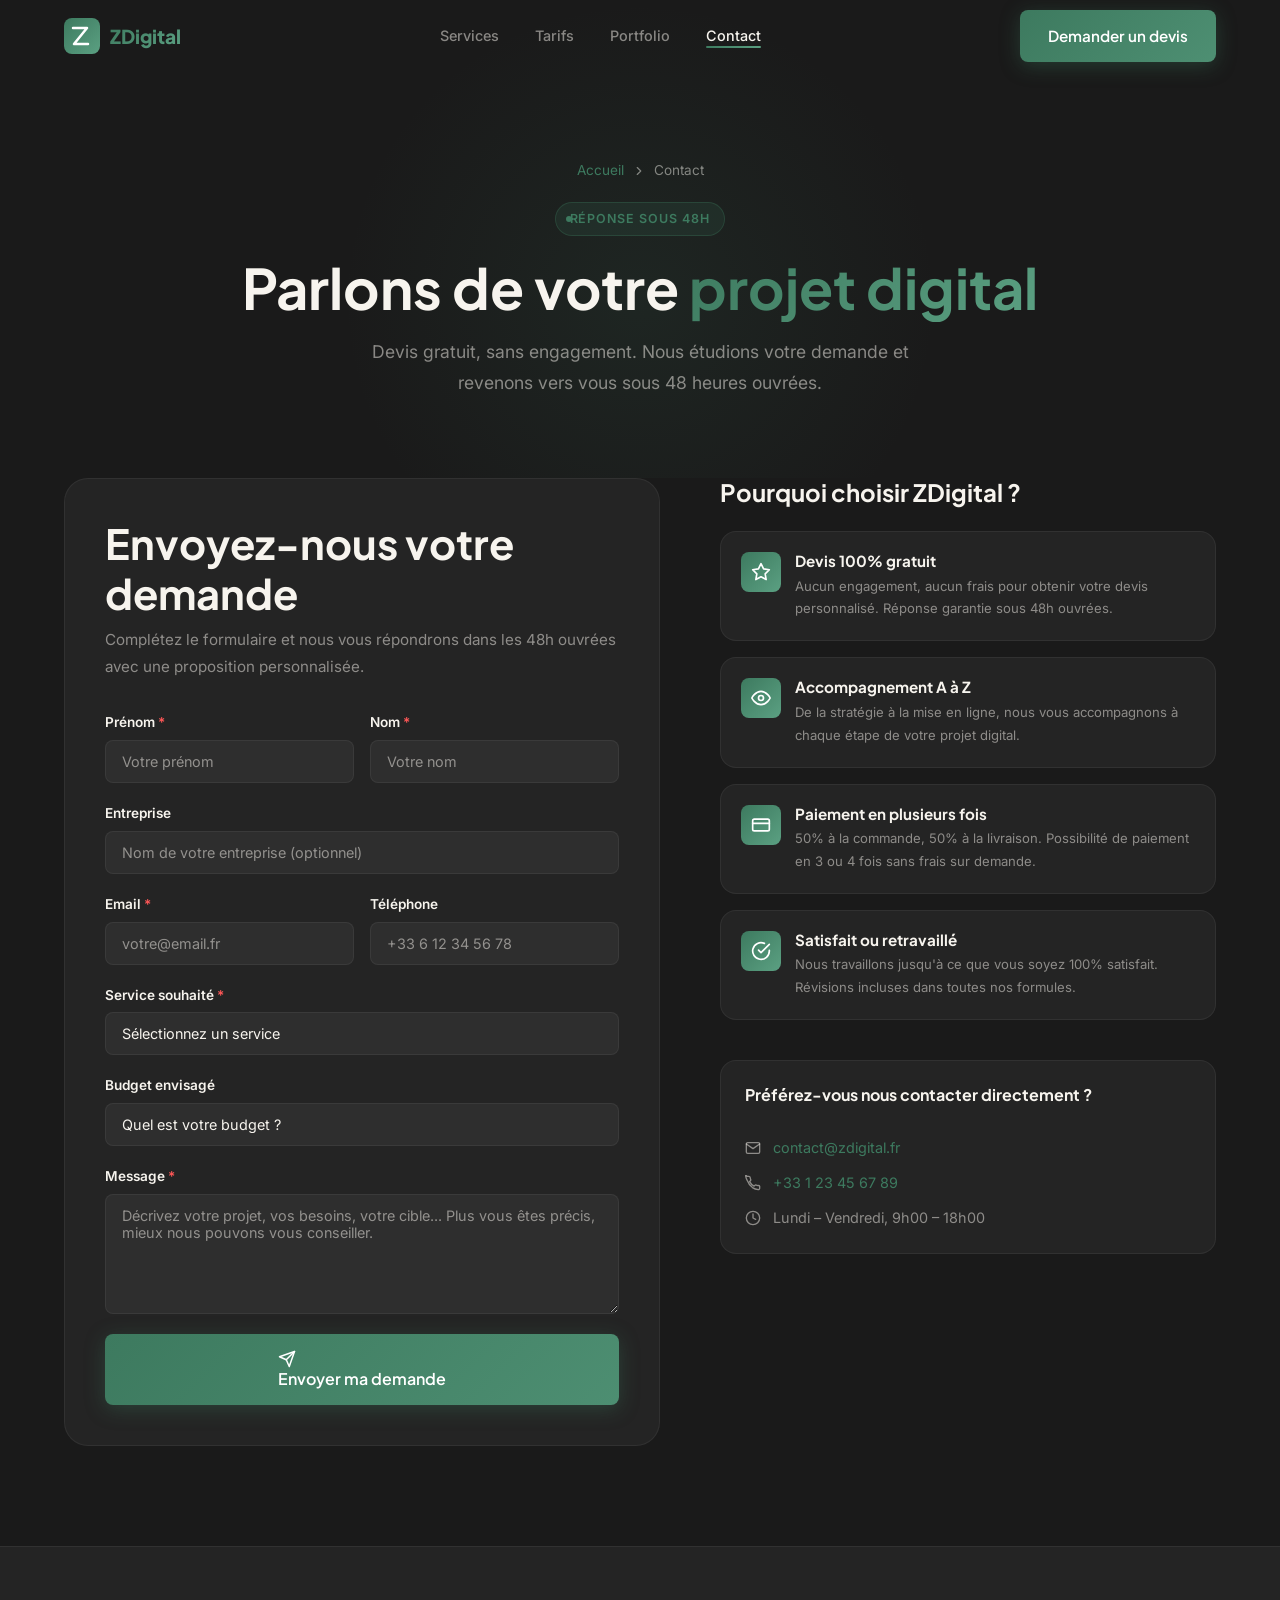
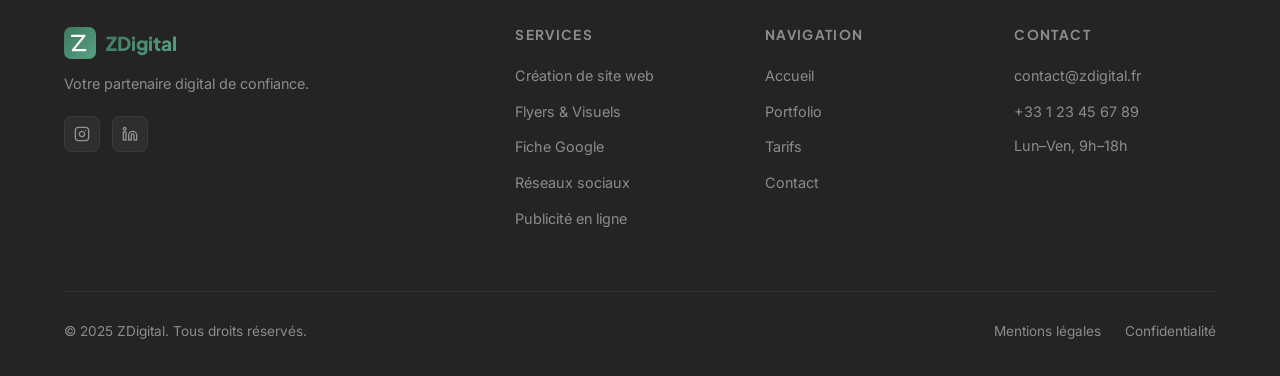
<file: contact.html>
<!DOCTYPE html>
<html lang="fr">
<head>
  <meta charset="UTF-8" />
  <meta name="viewport" content="width=device-width, initial-scale=1.0" />
  <title>Contact — ZDigital | Demandez votre devis gratuit</title>
  <meta name="description" content="Contactez ZDigital pour un devis gratuit sous 48h. Création de site web, réseaux sociaux, publicité en ligne — discutons de votre projet digital." />
  <meta name="robots" content="index, follow" />

  <meta property="og:title" content="Contact — ZDigital" />
  <meta property="og:description" content="Demandez votre devis gratuit sous 48h. Aucun engagement." />
  <meta property="og:url" content="https://zdigital.fr/contact.html" />
  <meta name="twitter:card" content="summary_large_image" />
  <meta name="twitter:title" content="Contact — ZDigital" />

  <link rel="canonical" href="https://zdigital.fr/contact.html" />

  <link rel="preconnect" href="https://fonts.googleapis.com" />
  <link rel="preconnect" href="https://fonts.gstatic.com" crossorigin />
  <link href="https://fonts.googleapis.com/css2?family=Plus+Jakarta+Sans:wght@400;500;600;700;800&family=Inter:wght@300;400;500;600&display=swap" rel="stylesheet" />

  <link rel="stylesheet" href="css/main.css" />
  <link rel="stylesheet" href="css/components.css" />
  <link rel="stylesheet" href="css/animations.css" />
  <link rel="stylesheet" href="https://unpkg.com/aos@2.3.4/dist/aos.css" />
</head>
<body>

  <!-- NAV -->
  <nav class="nav" role="navigation" aria-label="Navigation principale">
    <div class="container">
      <div class="nav__inner">
        <a href="index.html" class="nav__logo" aria-label="ZDigital — Accueil">
          <svg width="36" height="36" viewBox="0 0 36 36" fill="none" xmlns="http://www.w3.org/2000/svg" aria-hidden="true">
            <rect width="36" height="36" rx="8" fill="url(#logoGradC)"/>
            <path d="M9 10h14l-13 16h14" stroke="#ffffff" stroke-width="2.5" stroke-linecap="round" stroke-linejoin="round"/>
            <defs><linearGradient id="logoGradC" x1="0" y1="0" x2="36" y2="36" gradientUnits="userSpaceOnUse"><stop stop-color="#3D7A5F"/><stop offset="1" stop-color="#5BA082"/></linearGradient></defs>
          </svg>
          <span class="nav__logo-text">ZDigital</span>
        </a>
        <ul class="nav__links">
          <li><a href="services.html">Services</a></li>
          <li><a href="tarifs.html">Tarifs</a></li>
          <li><a href="portfolio.html">Portfolio</a></li>
          <li><a href="contact.html" class="active">Contact</a></li>
        </ul>
        <div class="nav__cta">
          <a href="contact.html" class="btn btn-primary">Demander un devis</a>
        </div>
        <button class="nav__hamburger" aria-label="Menu mobile">
          <span></span><span></span><span></span>
        </button>
      </div>
    </div>
  </nav>

  <div class="nav__mobile">
    <a href="services.html">Services</a>
    <a href="tarifs.html">Tarifs</a>
    <a href="portfolio.html">Portfolio</a>
    <a href="contact.html">Contact</a>
    <a href="contact.html" class="btn btn-primary" style="text-align:center;justify-content:center;">Demander un devis</a>
  </div>

  <!-- PAGE HEADER -->
  <section class="page-header">
    <div class="container">
      <nav class="breadcrumb" aria-label="Fil d'Ariane">
        <a href="index.html">Accueil</a>
        <svg width="14" height="14" viewBox="0 0 24 24" fill="none" stroke="currentColor" stroke-width="2" stroke-linecap="round" stroke-linejoin="round" aria-hidden="true"><path d="M9 18l6-6-6-6"/></svg>
        <span>Contact</span>
      </nav>
      <div class="tag" data-aos="fade-up">Réponse sous 48h</div>
      <h1 data-aos="fade-up" data-aos-delay="50">Parlons de votre <span class="gradient-text">projet digital</span></h1>
      <p data-aos="fade-up" data-aos-delay="100">Devis gratuit, sans engagement. Nous étudions votre demande et revenons vers vous sous 48 heures ouvrées.</p>
    </div>
  </section>

  <!-- CONTACT SECTION -->
  <section class="section" style="padding-top:0;">
    <div class="container">
      <div class="contact-layout">

        <!-- FORM -->
        <div data-aos="fade-up">
          <div class="form-card">
            <h2>Envoyez-nous votre demande</h2>
            <p>Complétez le formulaire et nous vous répondrons dans les 48h ouvrées avec une proposition personnalisée.</p>

            <form id="contact-form" novalidate aria-label="Formulaire de contact">
              <div class="form-row">
                <div class="form-group">
                  <label for="prenom">Prénom <span aria-hidden="true" style="color:#FF5757">*</span></label>
                  <input type="text" id="prenom" name="prenom" placeholder="Votre prénom" required autocomplete="given-name" />
                  <span class="field-error" role="alert"></span>
                </div>
                <div class="form-group">
                  <label for="nom">Nom <span aria-hidden="true" style="color:#FF5757">*</span></label>
                  <input type="text" id="nom" name="nom" placeholder="Votre nom" required autocomplete="family-name" />
                  <span class="field-error" role="alert"></span>
                </div>
              </div>

              <div class="form-group">
                <label for="entreprise">Entreprise</label>
                <input type="text" id="entreprise" name="entreprise" placeholder="Nom de votre entreprise (optionnel)" autocomplete="organization" />
              </div>

              <div class="form-row">
                <div class="form-group">
                  <label for="email">Email <span aria-hidden="true" style="color:#FF5757">*</span></label>
                  <input type="email" id="email" name="email" placeholder="votre@email.fr" required autocomplete="email" />
                  <span class="field-error" role="alert"></span>
                </div>
                <div class="form-group">
                  <label for="telephone">Téléphone</label>
                  <input type="tel" id="telephone" name="telephone" placeholder="+33 6 12 34 56 78" autocomplete="tel" />
                  <span class="field-error" role="alert"></span>
                </div>
              </div>

              <div class="form-group">
                <label for="service">Service souhaité <span aria-hidden="true" style="color:#FF5757">*</span></label>
                <select id="service" name="service" required>
                  <option value="" disabled selected>Sélectionnez un service</option>
                  <option value="site-web">Création de site web</option>
                  <option value="flyers">Flyers &amp; Visuels</option>
                  <option value="google">Fiche Google optimisée</option>
                  <option value="reservation">Système de réservation</option>
                  <option value="reseaux">Gestion des réseaux sociaux</option>
                  <option value="ads">Publicité en ligne (Ads)</option>
                  <option value="pack">Pack complet</option>
                  <option value="autre">Autre / Je ne sais pas encore</option>
                </select>
                <span class="field-error" role="alert"></span>
              </div>

              <div class="form-group">
                <label for="budget">Budget envisagé</label>
                <select id="budget" name="budget">
                  <option value="" disabled selected>Quel est votre budget ?</option>
                  <option value="moins-500">Moins de 500€</option>
                  <option value="500-1000">500€ – 1 000€</option>
                  <option value="1000-2000">1 000€ – 2 000€</option>
                  <option value="2000-5000">2 000€ – 5 000€</option>
                  <option value="plus-5000">Plus de 5 000€</option>
                  <option value="a-definir">À définir ensemble</option>
                </select>
              </div>

              <div class="form-group">
                <label for="message">Message <span aria-hidden="true" style="color:#FF5757">*</span></label>
                <textarea id="message" name="message" placeholder="Décrivez votre projet, vos besoins, votre cible... Plus vous êtes précis, mieux nous pouvons vous conseiller." required rows="5"></textarea>
                <span class="field-error" role="alert"></span>
              </div>

              <button type="submit" class="btn btn-primary form-submit">
                <span class="btn-text">
                  <svg width="18" height="18" viewBox="0 0 24 24" fill="none" stroke="currentColor" stroke-width="2" stroke-linecap="round" stroke-linejoin="round" aria-hidden="true"><line x1="22" y1="2" x2="11" y2="13"/><polygon points="22 2 15 22 11 13 2 9 22 2"/></svg>
                  Envoyer ma demande
                </span>
              </button>
            </form>

            <!-- Success -->
            <div id="form-success" class="form-success" role="status" aria-live="polite">
              <div class="form-success__icon">
                <svg width="28" height="28" viewBox="0 0 24 24" fill="none" stroke="currentColor" stroke-width="2.5" stroke-linecap="round" stroke-linejoin="round" aria-hidden="true"><path d="M20 6L9 17l-5-5"/></svg>
              </div>
              <h3>Message envoyé !</h3>
              <p>Merci pour votre demande. Notre équipe vous recontacte sous <strong>48 heures ouvrées</strong> avec une proposition personnalisée et gratuite.</p>
            </div>
          </div>
        </div>

        <!-- INFO -->
        <div data-aos="fade-up" data-aos-delay="150">
          <h3 style="margin-bottom:24px;">Pourquoi choisir ZDigital ?</h3>

          <div class="reassurance-list">
            <div class="reassurance-item">
              <div class="reassurance-item__icon">
                <svg width="20" height="20" viewBox="0 0 24 24" fill="none" stroke="currentColor" stroke-width="2" stroke-linecap="round" stroke-linejoin="round" aria-hidden="true"><path d="M12 2l3.09 6.26L22 9.27l-5 4.87 1.18 6.88L12 17.77l-6.18 3.25L7 14.14 2 9.27l6.91-1.01L12 2z"/></svg>
              </div>
              <div>
                <h4>Devis 100% gratuit</h4>
                <p>Aucun engagement, aucun frais pour obtenir votre devis personnalisé. Réponse garantie sous 48h ouvrées.</p>
              </div>
            </div>

            <div class="reassurance-item">
              <div class="reassurance-item__icon">
                <svg width="20" height="20" viewBox="0 0 24 24" fill="none" stroke="currentColor" stroke-width="2" stroke-linecap="round" stroke-linejoin="round" aria-hidden="true"><path d="M1 12s4-8 11-8 11 8 11 8-4 8-11 8-11-8-11-8z"/><circle cx="12" cy="12" r="3"/></svg>
              </div>
              <div>
                <h4>Accompagnement A à Z</h4>
                <p>De la stratégie à la mise en ligne, nous vous accompagnons à chaque étape de votre projet digital.</p>
              </div>
            </div>

            <div class="reassurance-item">
              <div class="reassurance-item__icon">
                <svg width="20" height="20" viewBox="0 0 24 24" fill="none" stroke="currentColor" stroke-width="2" stroke-linecap="round" stroke-linejoin="round" aria-hidden="true"><rect x="2" y="5" width="20" height="14" rx="2"/><path d="M2 10h20"/></svg>
              </div>
              <div>
                <h4>Paiement en plusieurs fois</h4>
                <p>50% à la commande, 50% à la livraison. Possibilité de paiement en 3 ou 4 fois sans frais sur demande.</p>
              </div>
            </div>

            <div class="reassurance-item">
              <div class="reassurance-item__icon">
                <svg width="20" height="20" viewBox="0 0 24 24" fill="none" stroke="currentColor" stroke-width="2" stroke-linecap="round" stroke-linejoin="round" aria-hidden="true"><path d="M22 11.08V12a10 10 0 11-5.93-9.14"/><polyline points="22 4 12 14.01 9 11.01"/></svg>
              </div>
              <div>
                <h4>Satisfait ou retravaillé</h4>
                <p>Nous travaillons jusqu'à ce que vous soyez 100% satisfait. Révisions incluses dans toutes nos formules.</p>
              </div>
            </div>
          </div>

          <!-- Contact direct -->
          <div style="padding:24px;background:var(--surface);border-radius:var(--radius);border:var(--border-subtle);">
            <h4 style="margin-bottom:16px;font-size:1rem;">Préférez-vous nous contacter directement ?</h4>
            <div class="contact-details">
              <div class="contact-detail">
                <svg width="16" height="16" viewBox="0 0 24 24" fill="none" stroke="currentColor" stroke-width="2" stroke-linecap="round" stroke-linejoin="round" aria-hidden="true"><path d="M4 4h16c1.1 0 2 .9 2 2v12c0 1.1-.9 2-2 2H4c-1.1 0-2-.9-2-2V6c0-1.1.9-2 2-2z"/><polyline points="22,6 12,13 2,6"/></svg>
                <a href="mailto:contact@zdigital.fr">contact@zdigital.fr</a>
              </div>
              <div class="contact-detail">
                <svg width="16" height="16" viewBox="0 0 24 24" fill="none" stroke="currentColor" stroke-width="2" stroke-linecap="round" stroke-linejoin="round" aria-hidden="true"><path d="M22 16.92v3a2 2 0 01-2.18 2 19.79 19.79 0 01-8.63-3.07A19.5 19.5 0 013.86 9.11a19.79 19.79 0 01-3.07-8.67A2 2 0 012.77 2h3a2 2 0 012 1.72c.127.96.361 1.903.7 2.81a2 2 0 01-.45 2.11L6.91 9.91a16 16 0 006.72 6.72l1.06-1.06a2 2 0 012.11-.45c.907.339 1.85.573 2.81.7A2 2 0 0122 16.92z"/></svg>
                <a href="tel:+33123456789">+33 1 23 45 67 89</a>
              </div>
              <div class="contact-detail">
                <svg width="16" height="16" viewBox="0 0 24 24" fill="none" stroke="currentColor" stroke-width="2" stroke-linecap="round" stroke-linejoin="round" aria-hidden="true"><circle cx="12" cy="12" r="10"/><polyline points="12 6 12 12 16 14"/></svg>
                <span>Lundi – Vendredi, 9h00 – 18h00</span>
              </div>
            </div>
          </div>
        </div>

      </div>
    </div>
  </section>

  <!-- FOOTER -->
  <footer class="footer">
    <div class="container">
      <div class="footer__grid">
        <div class="footer__brand">
          <a href="index.html" class="nav__logo">
            <svg width="32" height="32" viewBox="0 0 36 36" fill="none" aria-hidden="true">
              <rect width="36" height="36" rx="8" fill="url(#fLogoGradC)"/>
              <path d="M9 10h14l-13 16h14" stroke="#ffffff" stroke-width="2.5" stroke-linecap="round" stroke-linejoin="round"/>
              <defs><linearGradient id="fLogoGradC" x1="0" y1="0" x2="36" y2="36" gradientUnits="userSpaceOnUse"><stop stop-color="#3D7A5F"/><stop offset="1" stop-color="#5BA082"/></linearGradient></defs>
            </svg>
            <span class="nav__logo-text">ZDigital</span>
          </a>
          <p>Votre partenaire digital de confiance.</p>
          <div class="footer__socials">
            <a href="https://instagram.com/zdigital" class="footer__social" aria-label="Instagram" target="_blank" rel="noopener noreferrer"><svg width="16" height="16" viewBox="0 0 24 24" fill="none" stroke="currentColor" stroke-width="2" stroke-linecap="round" stroke-linejoin="round" aria-hidden="true"><path d="M17 2H7a5 5 0 00-5 5v10a5 5 0 005 5h10a5 5 0 005-5V7a5 5 0 00-5-5z"/><path d="M16 11.37A4 4 0 1112.63 8 4 4 0 0116 11.37zM17.5 6.5h.01"/></svg></a>
            <a href="https://linkedin.com/company/zdigital" class="footer__social" aria-label="LinkedIn" target="_blank" rel="noopener noreferrer"><svg width="16" height="16" viewBox="0 0 24 24" fill="none" stroke="currentColor" stroke-width="2" stroke-linecap="round" stroke-linejoin="round" aria-hidden="true"><path d="M16 8a6 6 0 016 6v7h-4v-7a2 2 0 00-2-2 2 2 0 00-2 2v7h-4v-7a6 6 0 016-6z"/><rect x="2" y="9" width="4" height="12"/><circle cx="4" cy="4" r="2"/></svg></a>
          </div>
        </div>
        <div class="footer__col">
          <h5>Services</h5>
          <ul>
            <li><a href="services.html#site-web">Création de site web</a></li>
            <li><a href="services.html#flyers">Flyers &amp; Visuels</a></li>
            <li><a href="services.html#google">Fiche Google</a></li>
            <li><a href="services.html#reseaux">Réseaux sociaux</a></li>
            <li><a href="services.html#ads">Publicité en ligne</a></li>
          </ul>
        </div>
        <div class="footer__col">
          <h5>Navigation</h5>
          <ul>
            <li><a href="index.html">Accueil</a></li>
            <li><a href="portfolio.html">Portfolio</a></li>
            <li><a href="tarifs.html">Tarifs</a></li>
            <li><a href="contact.html">Contact</a></li>
          </ul>
        </div>
        <div class="footer__col">
          <h5>Contact</h5>
          <ul>
            <li><a href="mailto:contact@zdigital.fr">contact@zdigital.fr</a></li>
            <li><a href="tel:+33123456789">+33 1 23 45 67 89</a></li>
            <li style="color:var(--text-muted);font-size:0.9rem;">Lun–Ven, 9h–18h</li>
          </ul>
        </div>
      </div>
      <div class="footer__bottom">
        <p class="footer__copy">© 2025 ZDigital. Tous droits réservés.</p>
        <nav class="footer__legal"><a href="#">Mentions légales</a><a href="#">Confidentialité</a></nav>
      </div>
    </div>
  </footer>

  <script src="https://unpkg.com/aos@2.3.4/dist/aos.js"></script>
  <script src="js/main.js"></script>
  <script src="js/form.js"></script>

  <script>
    // Pre-fill service from URL param
    const params = new URLSearchParams(window.location.search);
    const planParam = params.get('plan');
    if (planParam) {
      const sel = document.getElementById('service');
      const mapping = {
        'starter-web': 'site-web', 'pro-web': 'site-web', 'premium-web': 'site-web',
        'basique-flyers': 'flyers', 'pro-flyers': 'flyers', 'pack-flyers': 'flyers',
        'creation-google': 'google', 'opti-google': 'google', 'mensuel-google': 'google',
        'essentiel-social': 'reseaux', 'growth-social': 'reseaux', 'agence-social': 'reseaux',
        'option-resa': 'reservation', 'pro-resa': 'reservation', 'standalone-resa': 'reservation',
        'starter': 'site-web', 'pro': 'site-web', 'premium': 'site-web'
      };
      if (sel && mapping[planParam]) {
        sel.value = mapping[planParam];
      }
    }
  </script>
</body>
</html>
</file>
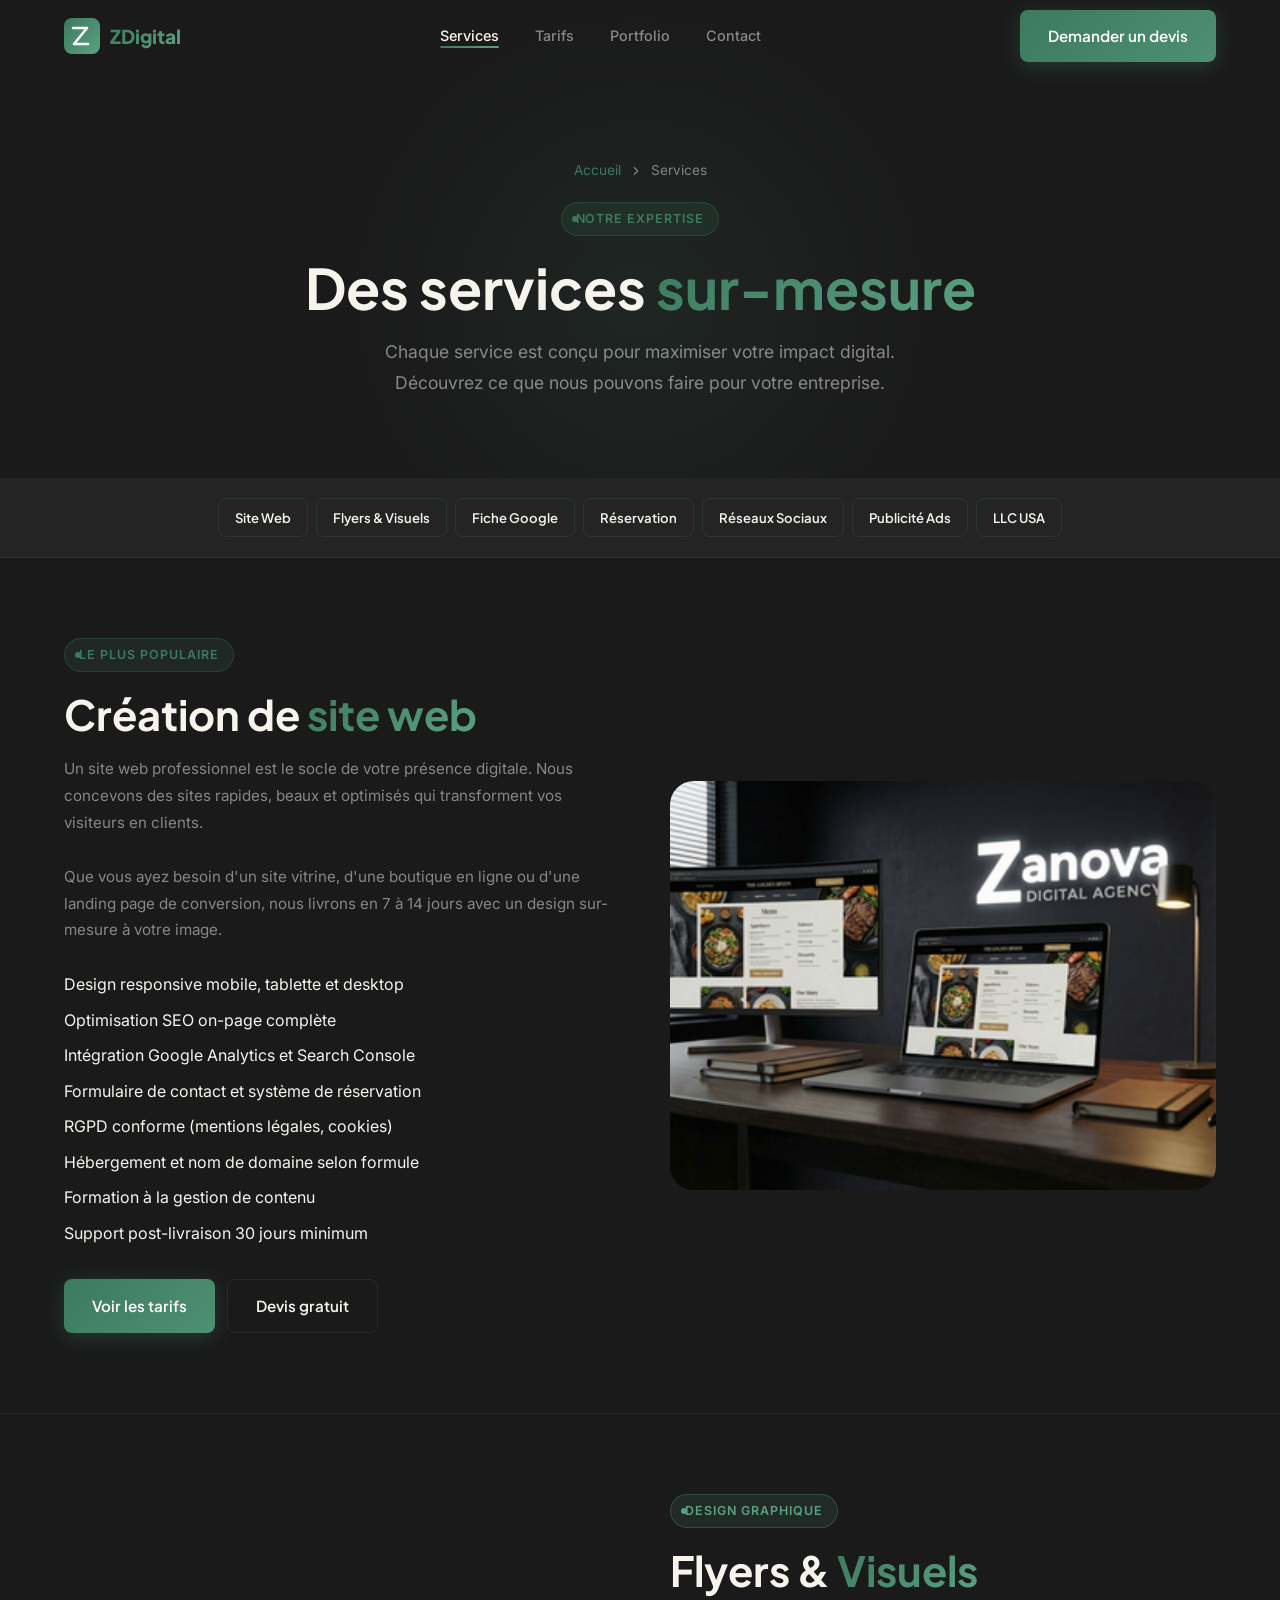
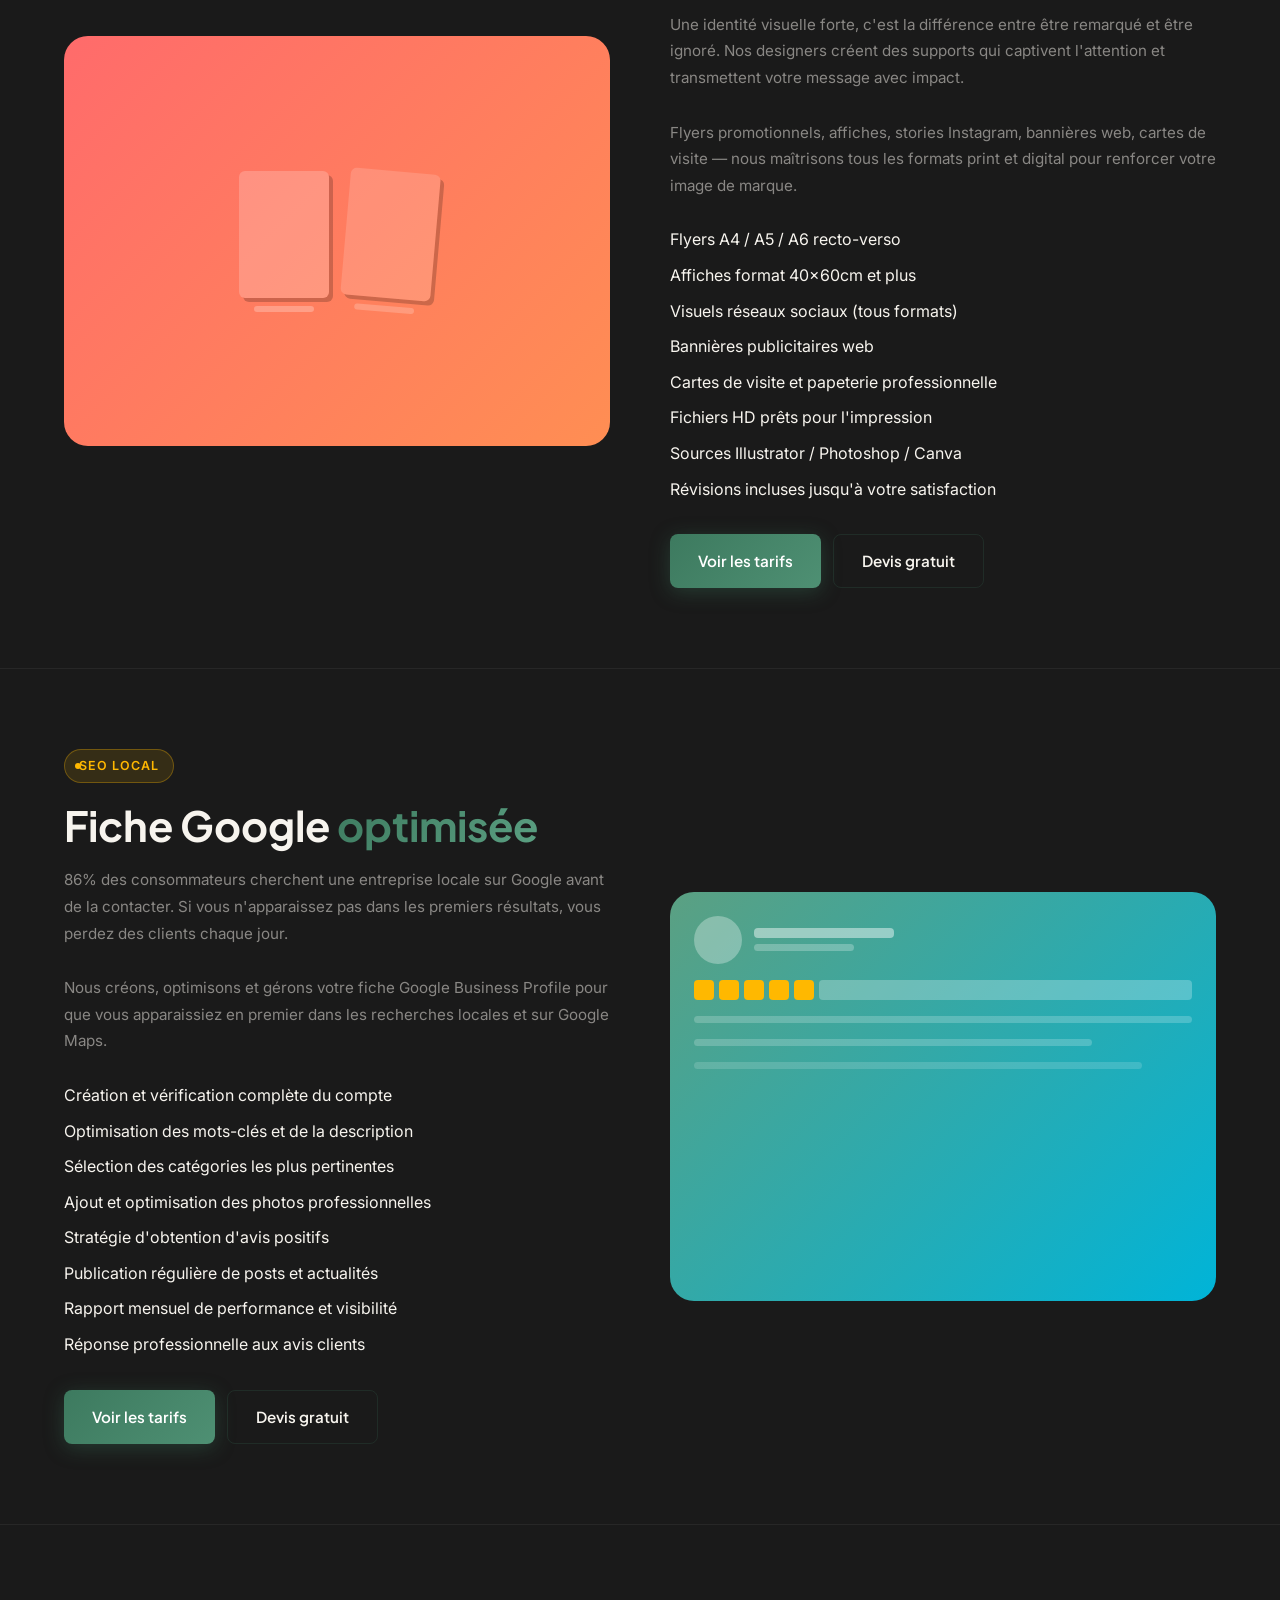
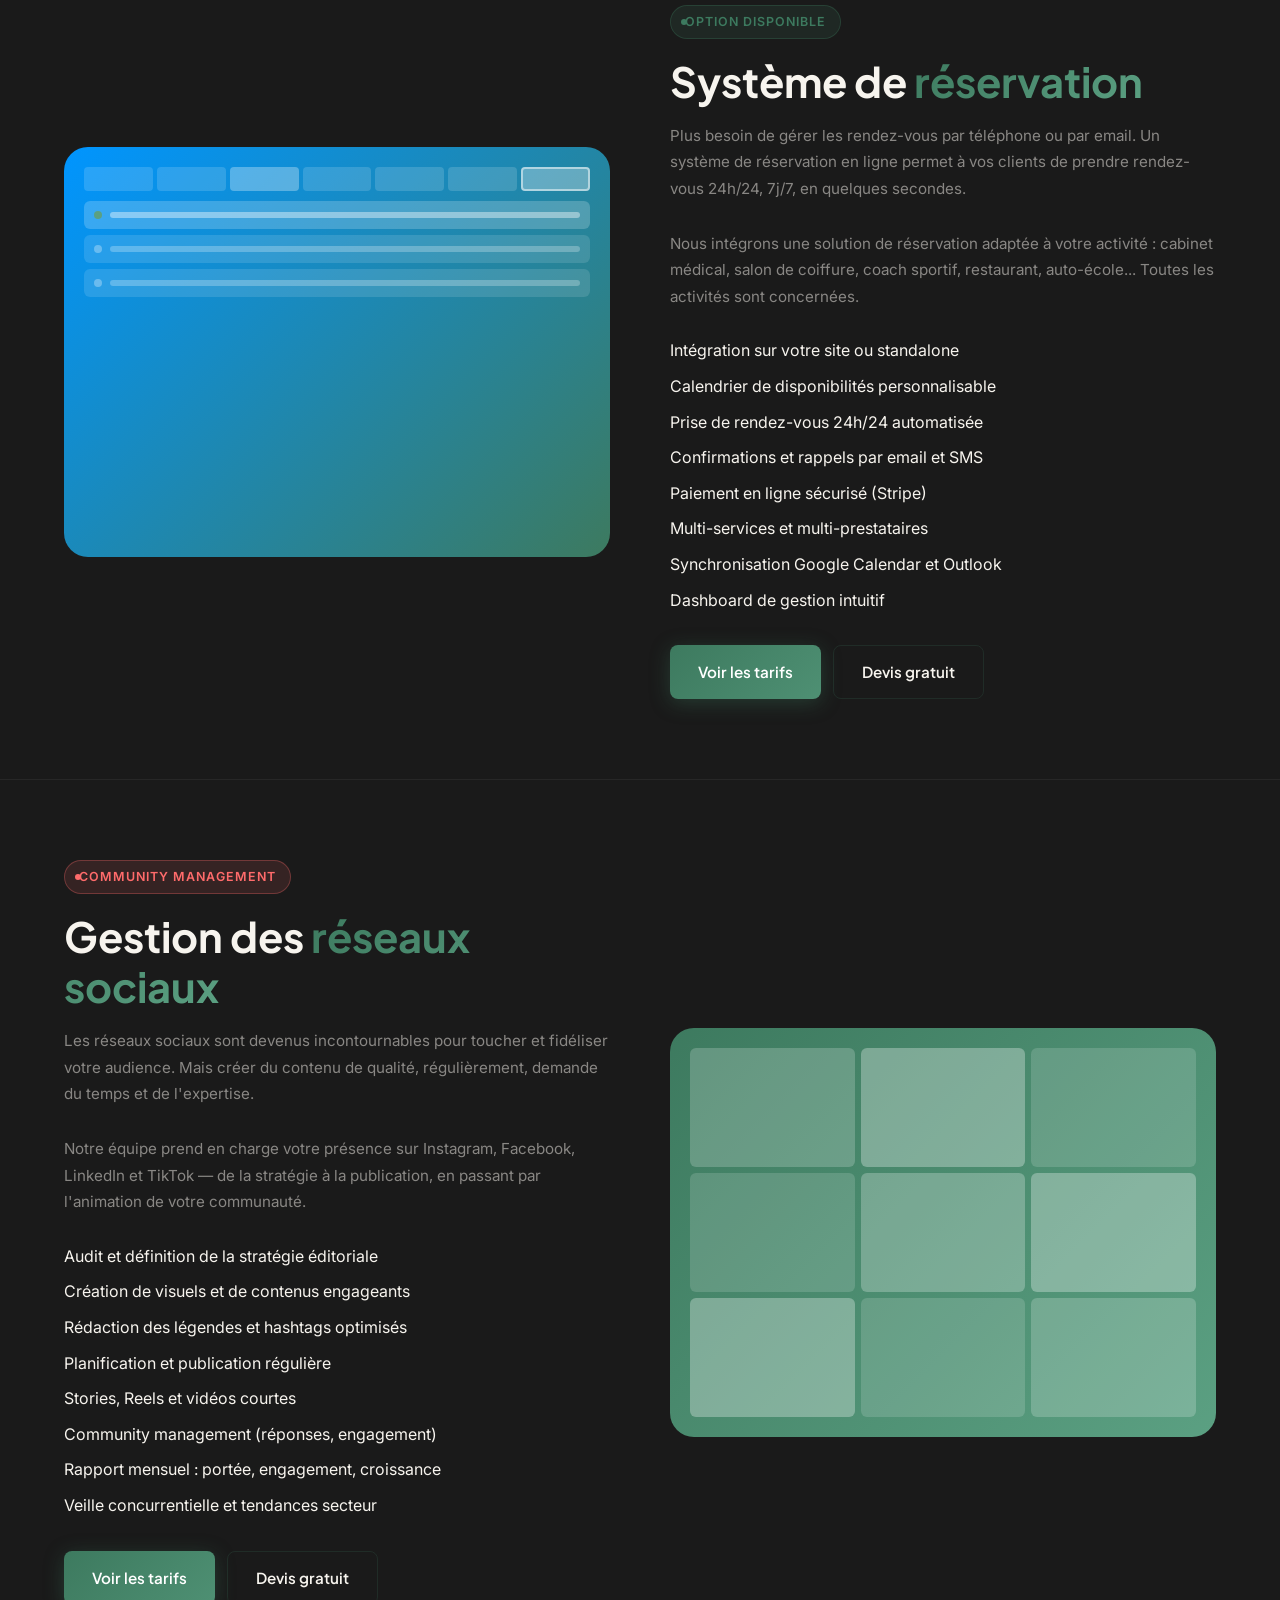
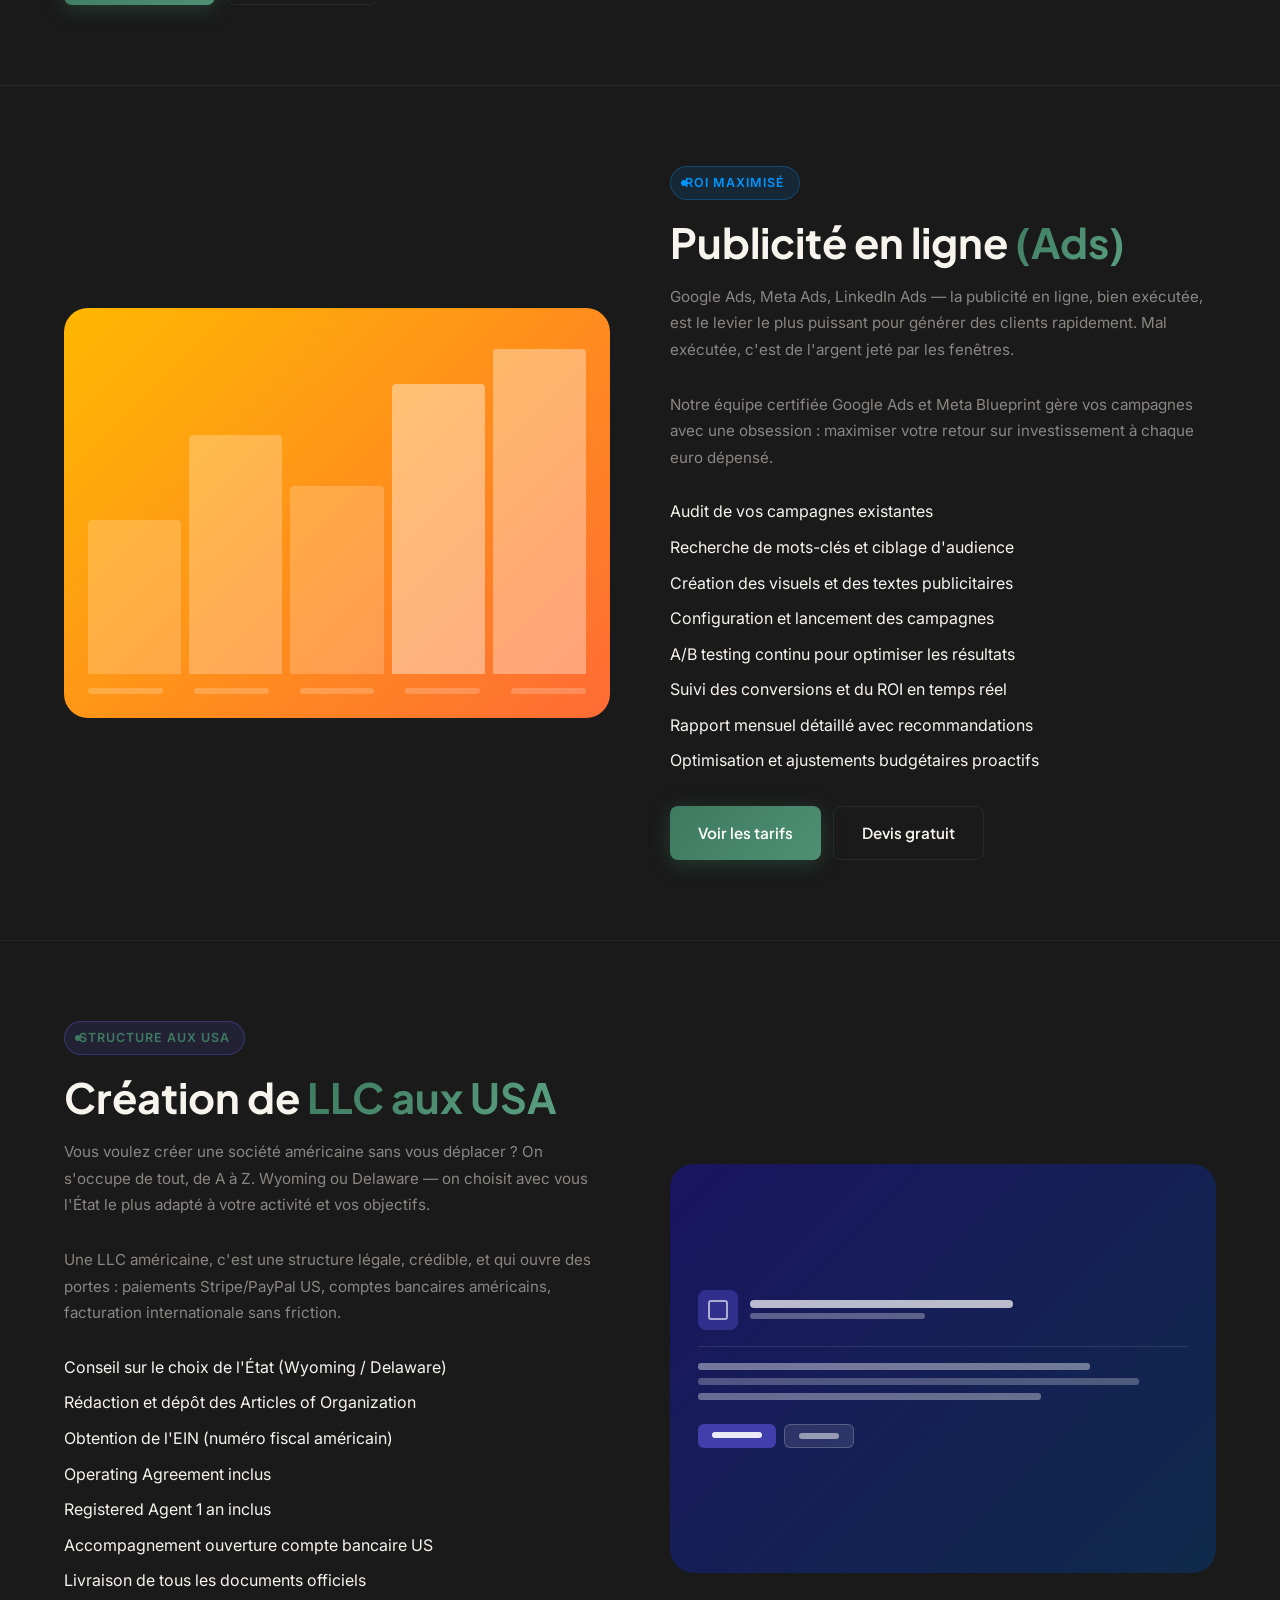
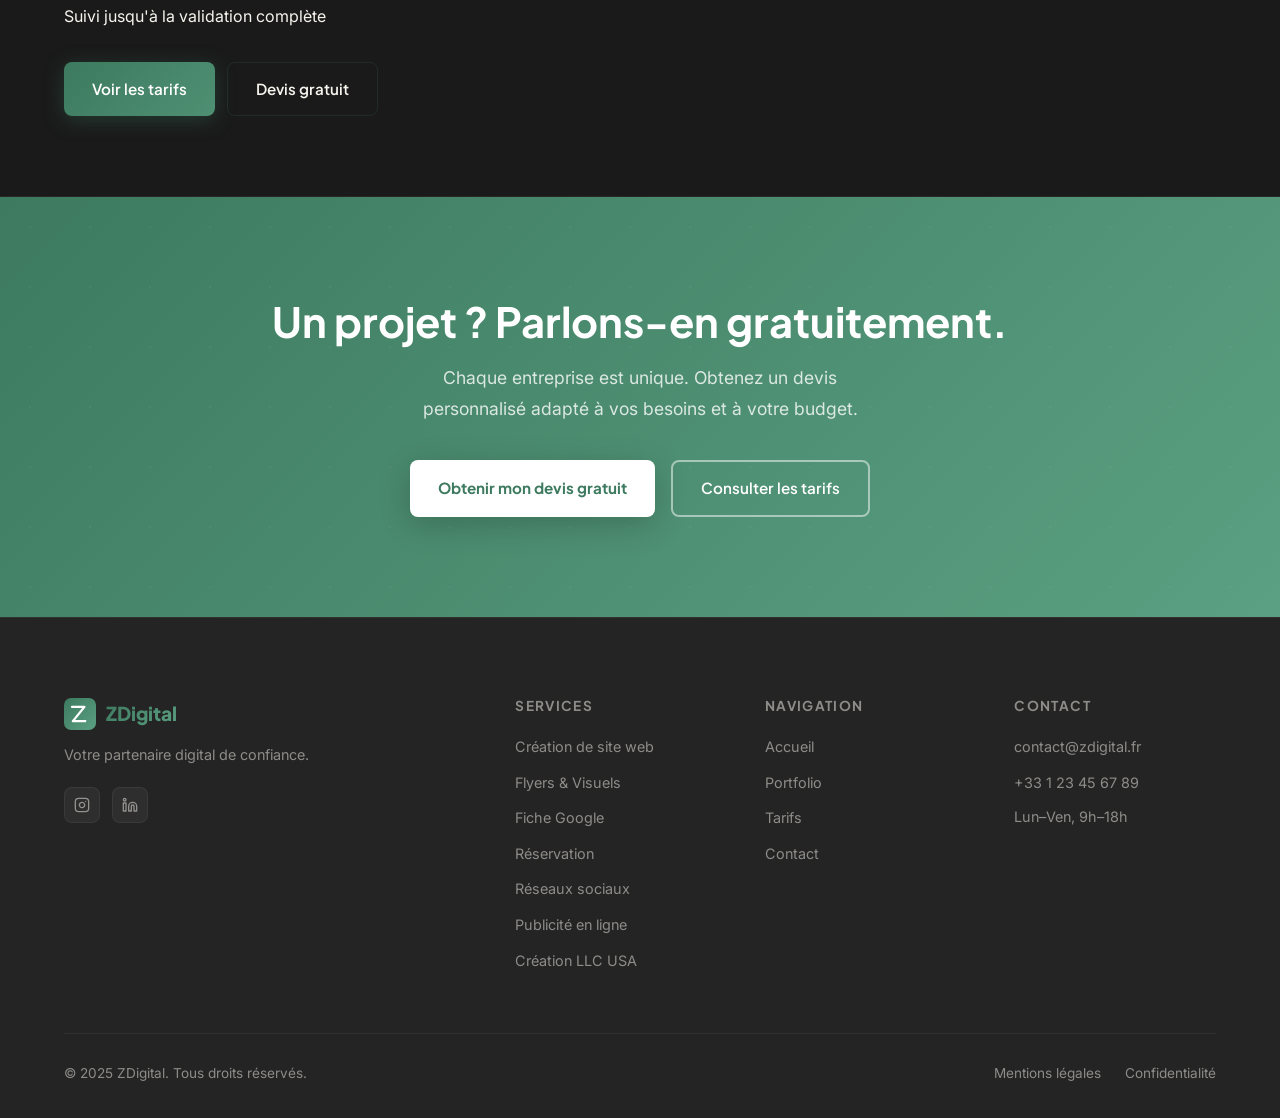
<file: services.html>
<!DOCTYPE html>
<html lang="fr">
<head>
  <meta charset="UTF-8" />
  <meta name="viewport" content="width=device-width, initial-scale=1.0" />
  <title>Services — ZDigital | Marketing Digital Complet</title>
  <meta name="description" content="Tous les services de ZDigital : création de site web, flyers et visuels, fiche Google, système de réservation, réseaux sociaux et publicité en ligne." />
  <meta name="robots" content="index, follow" />

  <meta property="og:title" content="Services — ZDigital" />
  <meta property="og:description" content="Création de site web, réseaux sociaux, publicité, fiches Google et visuels. Une agence, tous vos besoins." />
  <meta property="og:url" content="https://zdigital.fr/services.html" />
  <meta name="twitter:card" content="summary_large_image" />

  <link rel="canonical" href="https://zdigital.fr/services.html" />

  <link rel="preconnect" href="https://fonts.googleapis.com" />
  <link rel="preconnect" href="https://fonts.gstatic.com" crossorigin />
  <link href="https://fonts.googleapis.com/css2?family=Plus+Jakarta+Sans:wght@400;500;600;700;800&family=Inter:wght@300;400;500;600&display=swap" rel="stylesheet" />

  <link rel="stylesheet" href="css/main.css" />
  <link rel="stylesheet" href="css/components.css" />
  <link rel="stylesheet" href="css/animations.css" />
  <link rel="stylesheet" href="https://unpkg.com/aos@2.3.4/dist/aos.css" />
</head>
<body>

  <!-- NAV -->
  <nav class="nav" role="navigation" aria-label="Navigation principale">
    <div class="container">
      <div class="nav__inner">
        <a href="index.html" class="nav__logo" aria-label="ZDigital — Accueil">
          <svg width="36" height="36" viewBox="0 0 36 36" fill="none" xmlns="http://www.w3.org/2000/svg" aria-hidden="true">
            <rect width="36" height="36" rx="8" fill="url(#logoGradS)"/>
            <path d="M9 10h14l-13 16h14" stroke="#ffffff" stroke-width="2.5" stroke-linecap="round" stroke-linejoin="round"/>
            <defs><linearGradient id="logoGradS" x1="0" y1="0" x2="36" y2="36" gradientUnits="userSpaceOnUse"><stop stop-color="#3D7A5F"/><stop offset="1" stop-color="#5BA082"/></linearGradient></defs>
          </svg>
          <span class="nav__logo-text">ZDigital</span>
        </a>
        <ul class="nav__links">
          <li><a href="services.html" class="active">Services</a></li>
          <li><a href="tarifs.html">Tarifs</a></li>
          <li><a href="portfolio.html">Portfolio</a></li>
          <li><a href="contact.html">Contact</a></li>
        </ul>
        <div class="nav__cta">
          <a href="contact.html" class="btn btn-primary">Demander un devis</a>
        </div>
        <button class="nav__hamburger" aria-label="Menu mobile">
          <span></span><span></span><span></span>
        </button>
      </div>
    </div>
  </nav>

  <div class="nav__mobile">
    <a href="services.html">Services</a>
    <a href="tarifs.html">Tarifs</a>
    <a href="portfolio.html">Portfolio</a>
    <a href="contact.html">Contact</a>
    <a href="contact.html" class="btn btn-primary" style="text-align:center;justify-content:center;">Demander un devis</a>
  </div>

  <!-- PAGE HEADER -->
  <section class="page-header">
    <div class="container">
      <nav class="breadcrumb" aria-label="Fil d'Ariane">
        <a href="index.html">Accueil</a>
        <svg width="14" height="14" viewBox="0 0 24 24" fill="none" stroke="currentColor" stroke-width="2" stroke-linecap="round" stroke-linejoin="round" aria-hidden="true"><path d="M9 18l6-6-6-6"/></svg>
        <span>Services</span>
      </nav>
      <div class="tag" data-aos="fade-up">Notre expertise</div>
      <h1 data-aos="fade-up" data-aos-delay="50">Des services <span class="gradient-text">sur-mesure</span></h1>
      <p data-aos="fade-up" data-aos-delay="100">Chaque service est conçu pour maximiser votre impact digital. Découvrez ce que nous pouvons faire pour votre entreprise.</p>
    </div>
  </section>

  <!-- SERVICE QUICK NAV -->
  <section style="background:var(--surface);border-bottom:var(--border-subtle);padding:20px 0;">
    <div class="container">
      <nav style="display:flex;gap:8px;flex-wrap:wrap;justify-content:center;" aria-label="Navigation rapide services">
        <a href="#site-web" class="btn btn-outline" style="font-size:0.82rem;padding:8px 16px;">Site Web</a>
        <a href="#flyers" class="btn btn-outline" style="font-size:0.82rem;padding:8px 16px;">Flyers &amp; Visuels</a>
        <a href="#google" class="btn btn-outline" style="font-size:0.82rem;padding:8px 16px;">Fiche Google</a>
        <a href="#reservation" class="btn btn-outline" style="font-size:0.82rem;padding:8px 16px;">Réservation</a>
        <a href="#reseaux" class="btn btn-outline" style="font-size:0.82rem;padding:8px 16px;">Réseaux Sociaux</a>
        <a href="#ads" class="btn btn-outline" style="font-size:0.82rem;padding:8px 16px;">Publicité Ads</a>
        <a href="#llc" class="btn btn-outline" style="font-size:0.82rem;padding:8px 16px;">LLC USA</a>
      </nav>
    </div>
  </section>

  <!-- ── SITE WEB ── -->
  <section class="service-section" id="site-web" aria-labelledby="sw-heading">
    <div class="container">
      <div class="service-section__layout">
        <div class="service-section__content" data-aos="fade-right">
          <div class="tag">Le plus populaire</div>
          <h2 id="sw-heading">Création de <span class="gradient-text">site web</span></h2>
          <p>Un site web professionnel est le socle de votre présence digitale. Nous concevons des sites rapides, beaux et optimisés qui transforment vos visiteurs en clients.</p>
          <p>Que vous ayez besoin d'un site vitrine, d'une boutique en ligne ou d'une landing page de conversion, nous livrons en 7 à 14 jours avec un design sur-mesure à votre image.</p>
          <ul class="inclusions-list">
            <li>Design responsive mobile, tablette et desktop</li>
            <li>Optimisation SEO on-page complète</li>
            <li>Intégration Google Analytics et Search Console</li>
            <li>Formulaire de contact et système de réservation</li>
            <li>RGPD conforme (mentions légales, cookies)</li>
            <li>Hébergement et nom de domaine selon formule</li>
            <li>Formation à la gestion de contenu</li>
            <li>Support post-livraison 30 jours minimum</li>
          </ul>
          <div class="service-ctas">
            <a href="tarifs.html" class="btn btn-primary">Voir les tarifs</a>
            <a href="contact.html?service=site-web" class="btn btn-outline">Devis gratuit</a>
          </div>
        </div>
        <div class="service-section__visual" data-aos="fade-left">
          <img src="assets/images/mockup-site-web.png" alt="Mockup création de site web restaurant" style="width:100%;border-radius:var(--radius);box-shadow:var(--shadow-card);object-fit:cover;" loading="lazy" />
        </div>
      </div>
    </div>
  </section>

  <!-- ── FLYERS & VISUELS ── -->
  <section class="service-section" id="flyers" aria-labelledby="fl-heading">
    <div class="container">
      <div class="service-section__layout service-section__layout--reverse">
        <div class="service-section__content" data-aos="fade-left">
          <div class="tag tag-turquoise">Design graphique</div>
          <h2 id="fl-heading">Flyers &amp; <span class="gradient-text">Visuels</span></h2>
          <p>Une identité visuelle forte, c'est la différence entre être remarqué et être ignoré. Nos designers créent des supports qui captivent l'attention et transmettent votre message avec impact.</p>
          <p>Flyers promotionnels, affiches, stories Instagram, bannières web, cartes de visite — nous maîtrisons tous les formats print et digital pour renforcer votre image de marque.</p>
          <ul class="inclusions-list">
            <li>Flyers A4 / A5 / A6 recto-verso</li>
            <li>Affiches format 40x60cm et plus</li>
            <li>Visuels réseaux sociaux (tous formats)</li>
            <li>Bannières publicitaires web</li>
            <li>Cartes de visite et papeterie professionnelle</li>
            <li>Fichiers HD prêts pour l'impression</li>
            <li>Sources Illustrator / Photoshop / Canva</li>
            <li>Révisions incluses jusqu'à votre satisfaction</li>
          </ul>
          <div class="service-ctas">
            <a href="tarifs.html" class="btn btn-primary">Voir les tarifs</a>
            <a href="contact.html?service=flyers" class="btn btn-outline">Devis gratuit</a>
          </div>
        </div>
        <div class="service-section__visual" data-aos="fade-right">
          <div class="service-visual-mockup thumb-2">
            <div style="position:absolute;inset:0;display:flex;align-items:center;justify-content:center;gap:16px;padding:24px;">
              <div style="display:flex;flex-direction:column;gap:8px;align-items:center;">
                <div style="width:90px;height:127px;background:rgba(255,255,255,0.2);border-radius:6px;box-shadow:4px 4px 0 rgba(0,0,0,0.2);"></div>
                <div style="width:60px;height:6px;background:rgba(255,255,255,0.25);border-radius:3px;"></div>
              </div>
              <div style="display:flex;flex-direction:column;gap:8px;align-items:center;transform:rotate(5deg);">
                <div style="width:90px;height:127px;background:rgba(255,255,255,0.15);border-radius:6px;box-shadow:4px 4px 0 rgba(0,0,0,0.2);"></div>
                <div style="width:60px;height:6px;background:rgba(255,255,255,0.2);border-radius:3px;"></div>
              </div>
            </div>
          </div>
        </div>
      </div>
    </div>
  </section>

  <!-- ── FICHE GOOGLE ── -->
  <section class="service-section" id="google" aria-labelledby="gg-heading">
    <div class="container">
      <div class="service-section__layout">
        <div class="service-section__content" data-aos="fade-right">
          <div class="tag" style="color:#FFB800;background:rgba(255,184,0,0.12);border-color:rgba(255,184,0,0.3);">SEO Local</div>
          <h2 id="gg-heading">Fiche Google <span class="gradient-text">optimisée</span></h2>
          <p>86% des consommateurs cherchent une entreprise locale sur Google avant de la contacter. Si vous n'apparaissez pas dans les premiers résultats, vous perdez des clients chaque jour.</p>
          <p>Nous créons, optimisons et gérons votre fiche Google Business Profile pour que vous apparaissiez en premier dans les recherches locales et sur Google Maps.</p>
          <ul class="inclusions-list">
            <li>Création et vérification complète du compte</li>
            <li>Optimisation des mots-clés et de la description</li>
            <li>Sélection des catégories les plus pertinentes</li>
            <li>Ajout et optimisation des photos professionnelles</li>
            <li>Stratégie d'obtention d'avis positifs</li>
            <li>Publication régulière de posts et actualités</li>
            <li>Rapport mensuel de performance et visibilité</li>
            <li>Réponse professionnelle aux avis clients</li>
          </ul>
          <div class="service-ctas">
            <a href="tarifs.html" class="btn btn-primary">Voir les tarifs</a>
            <a href="contact.html?service=google" class="btn btn-outline">Devis gratuit</a>
          </div>
        </div>
        <div class="service-section__visual" data-aos="fade-left">
          <div class="service-visual-mockup thumb-3">
            <div style="position:absolute;inset:0;padding:24px;display:flex;flex-direction:column;gap:16px;">
              <div style="display:flex;align-items:center;gap:12px;">
                <div style="width:48px;height:48px;border-radius:50%;background:rgba(255,255,255,0.3);flex-shrink:0;"></div>
                <div>
                  <div style="height:10px;background:rgba(255,255,255,0.45);border-radius:4px;width:140px;margin-bottom:6px;"></div>
                  <div style="height:7px;background:rgba(255,255,255,0.25);border-radius:4px;width:100px;"></div>
                </div>
              </div>
              <div style="display:flex;gap:5px;">
                <div style="width:20px;height:20px;background:#FFB800;border-radius:4px;"></div>
                <div style="width:20px;height:20px;background:#FFB800;border-radius:4px;"></div>
                <div style="width:20px;height:20px;background:#FFB800;border-radius:4px;"></div>
                <div style="width:20px;height:20px;background:#FFB800;border-radius:4px;"></div>
                <div style="width:20px;height:20px;background:#FFB800;border-radius:4px;"></div>
                <div style="height:20px;background:rgba(255,255,255,0.25);border-radius:4px;flex:1;"></div>
              </div>
              <div style="height:7px;background:rgba(255,255,255,0.2);border-radius:4px;"></div>
              <div style="height:7px;background:rgba(255,255,255,0.2);border-radius:4px;width:80%;"></div>
              <div style="height:7px;background:rgba(255,255,255,0.15);border-radius:4px;width:90%;"></div>
            </div>
          </div>
        </div>
      </div>
    </div>
  </section>

  <!-- ── RÉSERVATION ── -->
  <section class="service-section" id="reservation" aria-labelledby="res-heading">
    <div class="container">
      <div class="service-section__layout service-section__layout--reverse">
        <div class="service-section__content" data-aos="fade-left">
          <div class="tag">Option disponible</div>
          <h2 id="res-heading">Système de <span class="gradient-text">réservation</span></h2>
          <p>Plus besoin de gérer les rendez-vous par téléphone ou par email. Un système de réservation en ligne permet à vos clients de prendre rendez-vous 24h/24, 7j/7, en quelques secondes.</p>
          <p>Nous intégrons une solution de réservation adaptée à votre activité : cabinet médical, salon de coiffure, coach sportif, restaurant, auto-école... Toutes les activités sont concernées.</p>
          <ul class="inclusions-list">
            <li>Intégration sur votre site ou standalone</li>
            <li>Calendrier de disponibilités personnalisable</li>
            <li>Prise de rendez-vous 24h/24 automatisée</li>
            <li>Confirmations et rappels par email et SMS</li>
            <li>Paiement en ligne sécurisé (Stripe)</li>
            <li>Multi-services et multi-prestataires</li>
            <li>Synchronisation Google Calendar et Outlook</li>
            <li>Dashboard de gestion intuitif</li>
          </ul>
          <div class="service-ctas">
            <a href="tarifs.html" class="btn btn-primary">Voir les tarifs</a>
            <a href="contact.html?service=reservation" class="btn btn-outline">Devis gratuit</a>
          </div>
        </div>
        <div class="service-section__visual" data-aos="fade-right">
          <div class="service-visual-mockup thumb-7">
            <div style="position:absolute;inset:0;padding:20px;display:flex;flex-direction:column;gap:10px;">
              <div style="display:grid;grid-template-columns:repeat(7,1fr);gap:4px;">
                <div style="height:24px;background:rgba(255,255,255,0.15);border-radius:4px;display:flex;align-items:center;justify-content:center;font-size:8px;color:rgba(255,255,255,0.5);"></div>
                <div style="height:24px;background:rgba(255,255,255,0.15);border-radius:4px;"></div>
                <div style="height:24px;background:rgba(255,255,255,0.3);border-radius:4px;"></div>
                <div style="height:24px;background:rgba(255,255,255,0.15);border-radius:4px;"></div>
                <div style="height:24px;background:rgba(255,255,255,0.15);border-radius:4px;"></div>
                <div style="height:24px;background:rgba(255,255,255,0.15);border-radius:4px;"></div>
                <div style="height:24px;background:rgba(255,255,255,0.3);border-radius:4px;border:2px solid rgba(255,255,255,0.5);"></div>
              </div>
              <div style="display:flex;flex-direction:column;gap:6px;flex:1;">
                <div style="height:28px;background:rgba(255,255,255,0.2);border-radius:6px;display:flex;align-items:center;padding:0 10px;gap:8px;">
                  <div style="width:8px;height:8px;border-radius:50%;background:#5BA082;flex-shrink:0;"></div>
                  <div style="height:6px;background:rgba(255,255,255,0.4);border-radius:3px;flex:1;"></div>
                </div>
                <div style="height:28px;background:rgba(255,255,255,0.12);border-radius:6px;display:flex;align-items:center;padding:0 10px;gap:8px;">
                  <div style="width:8px;height:8px;border-radius:50%;background:rgba(255,255,255,0.3);flex-shrink:0;"></div>
                  <div style="height:6px;background:rgba(255,255,255,0.25);border-radius:3px;flex:1;"></div>
                </div>
                <div style="height:28px;background:rgba(255,255,255,0.12);border-radius:6px;display:flex;align-items:center;padding:0 10px;gap:8px;">
                  <div style="width:8px;height:8px;border-radius:50%;background:rgba(255,255,255,0.3);flex-shrink:0;"></div>
                  <div style="height:6px;background:rgba(255,255,255,0.25);border-radius:3px;flex:1;"></div>
                </div>
              </div>
            </div>
          </div>
        </div>
      </div>
    </div>
  </section>

  <!-- ── RÉSEAUX SOCIAUX ── -->
  <section class="service-section" id="reseaux" aria-labelledby="rs-heading">
    <div class="container">
      <div class="service-section__layout">
        <div class="service-section__content" data-aos="fade-right">
          <div class="tag" style="color:#FF6B6B;background:rgba(255,107,107,0.12);border-color:rgba(255,107,107,0.3);">Community Management</div>
          <h2 id="rs-heading">Gestion des <span class="gradient-text">réseaux sociaux</span></h2>
          <p>Les réseaux sociaux sont devenus incontournables pour toucher et fidéliser votre audience. Mais créer du contenu de qualité, régulièrement, demande du temps et de l'expertise.</p>
          <p>Notre équipe prend en charge votre présence sur Instagram, Facebook, LinkedIn et TikTok — de la stratégie à la publication, en passant par l'animation de votre communauté.</p>
          <ul class="inclusions-list">
            <li>Audit et définition de la stratégie éditoriale</li>
            <li>Création de visuels et de contenus engageants</li>
            <li>Rédaction des légendes et hashtags optimisés</li>
            <li>Planification et publication régulière</li>
            <li>Stories, Reels et vidéos courtes</li>
            <li>Community management (réponses, engagement)</li>
            <li>Rapport mensuel : portée, engagement, croissance</li>
            <li>Veille concurrentielle et tendances secteur</li>
          </ul>
          <div class="service-ctas">
            <a href="tarifs.html" class="btn btn-primary">Voir les tarifs</a>
            <a href="contact.html?service=reseaux" class="btn btn-outline">Devis gratuit</a>
          </div>
        </div>
        <div class="service-section__visual" data-aos="fade-left">
          <div class="service-visual-mockup thumb-5">
            <div style="position:absolute;inset:0;display:grid;grid-template-columns:1fr 1fr 1fr;grid-template-rows:1fr 1fr 1fr;gap:6px;padding:20px;">
              <div style="background:rgba(255,255,255,0.2);border-radius:6px;"></div>
              <div style="background:rgba(255,255,255,0.3);border-radius:6px;"></div>
              <div style="background:rgba(255,255,255,0.15);border-radius:6px;"></div>
              <div style="background:rgba(255,255,255,0.15);border-radius:6px;"></div>
              <div style="background:rgba(255,255,255,0.25);border-radius:6px;"></div>
              <div style="background:rgba(255,255,255,0.3);border-radius:6px;"></div>
              <div style="background:rgba(255,255,255,0.3);border-radius:6px;"></div>
              <div style="background:rgba(255,255,255,0.15);border-radius:6px;"></div>
              <div style="background:rgba(255,255,255,0.2);border-radius:6px;"></div>
            </div>
          </div>
        </div>
      </div>
    </div>
  </section>

  <!-- ── PUBLICITÉ EN LIGNE ── -->
  <section class="service-section" id="ads" aria-labelledby="ads-heading">
    <div class="container">
      <div class="service-section__layout service-section__layout--reverse">
        <div class="service-section__content" data-aos="fade-left">
          <div class="tag" style="color:#0095FF;background:rgba(0,149,255,0.12);border-color:rgba(0,149,255,0.3);">ROI maximisé</div>
          <h2 id="ads-heading">Publicité en ligne <span class="gradient-text">(Ads)</span></h2>
          <p>Google Ads, Meta Ads, LinkedIn Ads — la publicité en ligne, bien exécutée, est le levier le plus puissant pour générer des clients rapidement. Mal exécutée, c'est de l'argent jeté par les fenêtres.</p>
          <p>Notre équipe certifiée Google Ads et Meta Blueprint gère vos campagnes avec une obsession : maximiser votre retour sur investissement à chaque euro dépensé.</p>
          <ul class="inclusions-list">
            <li>Audit de vos campagnes existantes</li>
            <li>Recherche de mots-clés et ciblage d'audience</li>
            <li>Création des visuels et des textes publicitaires</li>
            <li>Configuration et lancement des campagnes</li>
            <li>A/B testing continu pour optimiser les résultats</li>
            <li>Suivi des conversions et du ROI en temps réel</li>
            <li>Rapport mensuel détaillé avec recommandations</li>
            <li>Optimisation et ajustements budgétaires proactifs</li>
          </ul>
          <div class="service-ctas">
            <a href="tarifs.html" class="btn btn-primary">Voir les tarifs</a>
            <a href="contact.html?service=ads" class="btn btn-outline">Devis gratuit</a>
          </div>
        </div>
        <div class="service-section__visual" data-aos="fade-right">
          <div class="service-visual-mockup thumb-4">
            <div style="position:absolute;inset:0;padding:24px;display:flex;flex-direction:column;gap:14px;">
              <div style="display:flex;align-items:flex-end;gap:8px;flex:1;">
                <div style="flex:1;display:flex;align-items:flex-end;height:100%;">
                  <div style="width:100%;height:45%;background:rgba(255,255,255,0.2);border-radius:4px 4px 0 0;"></div>
                </div>
                <div style="flex:1;display:flex;align-items:flex-end;height:100%;">
                  <div style="width:100%;height:70%;background:rgba(255,255,255,0.25);border-radius:4px 4px 0 0;"></div>
                </div>
                <div style="flex:1;display:flex;align-items:flex-end;height:100%;">
                  <div style="width:100%;height:55%;background:rgba(255,255,255,0.2);border-radius:4px 4px 0 0;"></div>
                </div>
                <div style="flex:1;display:flex;align-items:flex-end;height:100%;">
                  <div style="width:100%;height:85%;background:rgba(255,255,255,0.4);border-radius:4px 4px 0 0;"></div>
                </div>
                <div style="flex:1;display:flex;align-items:flex-end;height:100%;">
                  <div style="width:100%;height:95%;background:rgba(255,255,255,0.35);border-radius:4px 4px 0 0;"></div>
                </div>
              </div>
              <div style="display:flex;justify-content:space-between;">
                <div style="height:6px;background:rgba(255,255,255,0.2);border-radius:3px;width:15%;"></div>
                <div style="height:6px;background:rgba(255,255,255,0.2);border-radius:3px;width:15%;"></div>
                <div style="height:6px;background:rgba(255,255,255,0.2);border-radius:3px;width:15%;"></div>
                <div style="height:6px;background:rgba(255,255,255,0.2);border-radius:3px;width:15%;"></div>
                <div style="height:6px;background:rgba(255,255,255,0.2);border-radius:3px;width:15%;"></div>
              </div>
            </div>
          </div>
        </div>
      </div>
    </div>
  </section>

  <!-- ── CRÉATION LLC USA ── -->
  <section class="service-section" id="llc" aria-labelledby="llc-heading">
    <div class="container">
      <div class="service-section__layout">
        <div class="service-section__content" data-aos="fade-right">
          <div class="tag" style="color:var(--accent);background:rgba(108,99,255,0.12);border-color:rgba(108,99,255,0.3);">Structure aux USA</div>
          <h2 id="llc-heading">Création de <span class="gradient-text">LLC aux USA</span></h2>
          <p>Vous voulez créer une société américaine sans vous déplacer ? On s'occupe de tout, de A à Z. Wyoming ou Delaware — on choisit avec vous l'État le plus adapté à votre activité et vos objectifs.</p>
          <p>Une LLC américaine, c'est une structure légale, crédible, et qui ouvre des portes : paiements Stripe/PayPal US, comptes bancaires américains, facturation internationale sans friction.</p>
          <ul class="inclusions-list">
            <li>Conseil sur le choix de l'État (Wyoming / Delaware)</li>
            <li>Rédaction et dépôt des Articles of Organization</li>
            <li>Obtention de l'EIN (numéro fiscal américain)</li>
            <li>Operating Agreement inclus</li>
            <li>Registered Agent 1 an inclus</li>
            <li>Accompagnement ouverture compte bancaire US</li>
            <li>Livraison de tous les documents officiels</li>
            <li>Suivi jusqu'à la validation complète</li>
          </ul>
          <div class="service-ctas">
            <a href="tarifs.html" class="btn btn-primary">Voir les tarifs</a>
            <a href="contact.html?service=llc" class="btn btn-outline">Devis gratuit</a>
          </div>
        </div>
        <div class="service-section__visual" data-aos="fade-left">
          <div class="service-visual-mockup" style="background:linear-gradient(135deg,#1a1560 0%,#0f2a4a 100%);">
            <div style="position:absolute;inset:0;padding:28px;display:flex;flex-direction:column;gap:16px;justify-content:center;">
              <div style="display:flex;align-items:center;gap:12px;">
                <div style="width:40px;height:40px;border-radius:8px;background:rgba(108,99,255,0.3);display:flex;align-items:center;justify-content:center;">
                  <div style="width:20px;height:20px;border:2px solid rgba(255,255,255,0.6);border-radius:3px;"></div>
                </div>
                <div style="flex:1;">
                  <div style="height:8px;background:rgba(255,255,255,0.7);border-radius:4px;width:60%;margin-bottom:5px;"></div>
                  <div style="height:6px;background:rgba(255,255,255,0.3);border-radius:3px;width:40%;"></div>
                </div>
              </div>
              <div style="height:1px;background:rgba(255,255,255,0.1);"></div>
              <div style="display:flex;flex-direction:column;gap:8px;">
                <div style="height:7px;background:rgba(255,255,255,0.4);border-radius:3px;width:80%;"></div>
                <div style="height:7px;background:rgba(255,255,255,0.25);border-radius:3px;width:90%;"></div>
                <div style="height:7px;background:rgba(255,255,255,0.35);border-radius:3px;width:70%;"></div>
              </div>
              <div style="display:flex;gap:8px;margin-top:8px;">
                <div style="padding:8px 14px;background:rgba(108,99,255,0.5);border-radius:6px;">
                  <div style="height:6px;background:rgba(255,255,255,0.9);border-radius:3px;width:50px;"></div>
                </div>
                <div style="padding:8px 14px;background:rgba(255,255,255,0.1);border-radius:6px;border:1px solid rgba(255,255,255,0.2);">
                  <div style="height:6px;background:rgba(255,255,255,0.5);border-radius:3px;width:40px;"></div>
                </div>
              </div>
            </div>
          </div>
        </div>
      </div>
    </div>
  </section>

  <!-- CTA -->
  <section class="cta-section">
    <div class="container">
      <div data-aos="fade-up">
        <h2>Un projet ? Parlons-en gratuitement.</h2>
        <p>Chaque entreprise est unique. Obtenez un devis personnalisé adapté à vos besoins et à votre budget.</p>
        <div class="cta-btns">
          <a href="contact.html" class="btn btn-cta-white">Obtenir mon devis gratuit</a>
          <a href="tarifs.html" class="btn btn-cta-outline">Consulter les tarifs</a>
        </div>
      </div>
    </div>
  </section>

  <!-- FOOTER -->
  <footer class="footer">
    <div class="container">
      <div class="footer__grid">
        <div class="footer__brand">
          <a href="index.html" class="nav__logo">
            <svg width="32" height="32" viewBox="0 0 36 36" fill="none" aria-hidden="true">
              <rect width="36" height="36" rx="8" fill="url(#fLogoGradS)"/>
              <path d="M9 10h14l-13 16h14" stroke="#ffffff" stroke-width="2.5" stroke-linecap="round" stroke-linejoin="round"/>
              <defs><linearGradient id="fLogoGradS" x1="0" y1="0" x2="36" y2="36" gradientUnits="userSpaceOnUse"><stop stop-color="#3D7A5F"/><stop offset="1" stop-color="#5BA082"/></linearGradient></defs>
            </svg>
            <span class="nav__logo-text">ZDigital</span>
          </a>
          <p>Votre partenaire digital de confiance.</p>
          <div class="footer__socials">
            <a href="https://instagram.com/zdigital" class="footer__social" aria-label="Instagram" target="_blank" rel="noopener noreferrer"><svg width="16" height="16" viewBox="0 0 24 24" fill="none" stroke="currentColor" stroke-width="2" stroke-linecap="round" stroke-linejoin="round" aria-hidden="true"><path d="M17 2H7a5 5 0 00-5 5v10a5 5 0 005 5h10a5 5 0 005-5V7a5 5 0 00-5-5z"/><path d="M16 11.37A4 4 0 1112.63 8 4 4 0 0116 11.37zM17.5 6.5h.01"/></svg></a>
            <a href="https://linkedin.com/company/zdigital" class="footer__social" aria-label="LinkedIn" target="_blank" rel="noopener noreferrer"><svg width="16" height="16" viewBox="0 0 24 24" fill="none" stroke="currentColor" stroke-width="2" stroke-linecap="round" stroke-linejoin="round" aria-hidden="true"><path d="M16 8a6 6 0 016 6v7h-4v-7a2 2 0 00-2-2 2 2 0 00-2 2v7h-4v-7a6 6 0 016-6z"/><rect x="2" y="9" width="4" height="12"/><circle cx="4" cy="4" r="2"/></svg></a>
          </div>
        </div>
        <div class="footer__col">
          <h5>Services</h5>
          <ul>
            <li><a href="#site-web">Création de site web</a></li>
            <li><a href="#flyers">Flyers &amp; Visuels</a></li>
            <li><a href="#google">Fiche Google</a></li>
            <li><a href="#reservation">Réservation</a></li>
            <li><a href="#reseaux">Réseaux sociaux</a></li>
            <li><a href="#ads">Publicité en ligne</a></li>
            <li><a href="#llc">Création LLC USA</a></li>
          </ul>
        </div>
        <div class="footer__col">
          <h5>Navigation</h5>
          <ul>
            <li><a href="index.html">Accueil</a></li>
            <li><a href="portfolio.html">Portfolio</a></li>
            <li><a href="tarifs.html">Tarifs</a></li>
            <li><a href="contact.html">Contact</a></li>
          </ul>
        </div>
        <div class="footer__col">
          <h5>Contact</h5>
          <ul>
            <li><a href="mailto:contact@zdigital.fr">contact@zdigital.fr</a></li>
            <li><a href="tel:+33123456789">+33 1 23 45 67 89</a></li>
            <li style="color:var(--text-muted);font-size:0.9rem;">Lun–Ven, 9h–18h</li>
          </ul>
        </div>
      </div>
      <div class="footer__bottom">
        <p class="footer__copy">© 2025 ZDigital. Tous droits réservés.</p>
        <nav class="footer__legal"><a href="#">Mentions légales</a><a href="#">Confidentialité</a></nav>
      </div>
    </div>
  </footer>

  <script src="https://unpkg.com/aos@2.3.4/dist/aos.js"></script>
  <script src="js/main.js"></script>
</body>
</html>
</file>
<file: css/main.css>
/* ===========================
   ZDigital — main.css
   =========================== */

@import url('https://fonts.googleapis.com/css2?family=Plus+Jakarta+Sans:wght@400;500;600;700;800&family=Inter:wght@300;400;500;600&display=swap');

/* ── Custom Properties ── */
:root {
  --bg: #1A1A1A;
  --surface: #242424;
  --surface-2: #2e2e2e;
  --accent: #3D7A5F;
  --accent-2: #5BA082;
  --text: #F7F4EE;
  --text-muted: rgba(247,244,238,0.5);
  --gradient: linear-gradient(135deg, #3D7A5F 0%, #5BA082 100%);
  --gradient-r: linear-gradient(135deg, #5BA082 0%, #3D7A5F 100%);
  --border: 1px solid rgba(61, 122, 95, 0.2);
  --border-subtle: 1px solid rgba(255, 255, 255, 0.06);
  --shadow-glow: 0 0 40px rgba(61, 122, 95, 0.3);
  --shadow-glow-sm: 0 0 20px rgba(61, 122, 95, 0.2);
  --shadow-card: 0 8px 32px rgba(0, 0, 0, 0.4);
  --radius: 16px;
  --radius-sm: 8px;
  --radius-lg: 24px;
  --nav-h: 72px;
  --transition: 0.3s cubic-bezier(0.4, 0, 0.2, 1);
}

/* ── Reset ── */
*, *::before, *::after {
  box-sizing: border-box;
  margin: 0;
  padding: 0;
}

html {
  scroll-behavior: smooth;
  font-size: 16px;
  -webkit-text-size-adjust: 100%;
}

body {
  background-color: var(--bg);
  color: var(--text);
  font-family: 'Inter', system-ui, -apple-system, sans-serif;
  line-height: 1.6;
  overflow-x: hidden;
  -webkit-font-smoothing: antialiased;
}

img, svg, video {
  display: block;
  max-width: 100%;
}

a {
  color: inherit;
  text-decoration: none;
  transition: color var(--transition);
}

ul, ol {
  list-style: none;
}

button {
  cursor: pointer;
  font-family: inherit;
  border: none;
  background: none;
}

input, textarea, select {
  font-family: inherit;
}

/* ── Typography ── */
h1, h2, h3, h4, h5, h6 {
  font-family: 'Plus Jakarta Sans', sans-serif;
  line-height: 1.2;
  font-weight: 700;
}

h1 { font-size: clamp(2.2rem, 5vw, 3.5rem); }
h2 { font-size: clamp(1.8rem, 3.5vw, 2.6rem); }
h3 { font-size: clamp(1.2rem, 2vw, 1.5rem); }
h4 { font-size: 1.15rem; }

p {
  color: var(--text-muted);
  line-height: 1.75;
}

/* ── Utility ── */
.container {
  width: 100%;
  max-width: 1200px;
  margin: 0 auto;
  padding: 0 24px;
}

.section {
  padding: 100px 0;
}

.section-header {
  text-align: center;
  margin-bottom: 64px;
}

.section-header p {
  max-width: 560px;
  margin: 16px auto 0;
  font-size: 1.05rem;
}

.tag {
  display: inline-flex;
  align-items: center;
  gap: 6px;
  padding: 6px 14px;
  border-radius: 100px;
  font-size: 0.78rem;
  font-weight: 600;
  letter-spacing: 0.08em;
  text-transform: uppercase;
  background: rgba(61, 122, 95, 0.15);
  color: var(--accent);
  border: 1px solid rgba(61, 122, 95, 0.3);
  margin-bottom: 18px;
}

.tag-turquoise {
  background: rgba(91, 160, 130, 0.12);
  color: var(--accent-2);
  border-color: rgba(91, 160, 130, 0.3);
}

.gradient-text {
  background: var(--gradient);
  -webkit-background-clip: text;
  -webkit-text-fill-color: transparent;
  background-clip: text;
}

/* ── Buttons ── */
.btn {
  display: inline-flex;
  align-items: center;
  gap: 8px;
  padding: 14px 28px;
  border-radius: var(--radius-sm);
  font-family: 'Plus Jakarta Sans', sans-serif;
  font-weight: 600;
  font-size: 0.95rem;
  transition: all var(--transition);
  cursor: pointer;
  white-space: nowrap;
}

.btn-primary {
  background: var(--gradient);
  color: #fff;
  box-shadow: 0 4px 20px rgba(61, 122, 95, 0.35);
}

.btn-primary:hover {
  transform: translateY(-2px);
  box-shadow: 0 8px 32px rgba(61, 122, 95, 0.5);
}

.btn-outline {
  background: transparent;
  color: var(--text);
  border: var(--border);
}

.btn-outline:hover {
  background: rgba(61, 122, 95, 0.1);
  border-color: var(--accent);
  color: var(--accent);
}

.btn-ghost {
  color: var(--accent);
  padding: 0;
  font-weight: 600;
}

.btn-ghost:hover {
  gap: 12px;
}

/* ── NAV ── */
.nav {
  position: fixed;
  top: 0;
  left: 0;
  width: 100%;
  z-index: 1000;
  height: var(--nav-h);
  display: flex;
  align-items: center;
  transition: all var(--transition);
}

.nav.scrolled {
  background: rgba(10, 15, 30, 0.85);
  -webkit-backdrop-filter: blur(20px);
  backdrop-filter: blur(20px);
  border-bottom: var(--border-subtle);
  box-shadow: 0 4px 30px rgba(0, 0, 0, 0.3);
}

.nav__inner {
  display: flex;
  align-items: center;
  justify-content: space-between;
  width: 100%;
}

.nav__logo {
  display: flex;
  align-items: center;
  gap: 10px;
  font-family: 'Plus Jakarta Sans', sans-serif;
  font-weight: 800;
  font-size: 1.2rem;
}

.nav__logo-text {
  background: var(--gradient);
  -webkit-background-clip: text;
  -webkit-text-fill-color: transparent;
  background-clip: text;
}

.nav__links {
  display: flex;
  align-items: center;
  gap: 36px;
}

.nav__links a {
  font-size: 0.9rem;
  font-weight: 500;
  color: var(--text-muted);
  position: relative;
}

.nav__links a::after {
  content: '';
  position: absolute;
  bottom: -4px;
  left: 0;
  width: 0;
  height: 2px;
  background: var(--gradient);
  border-radius: 2px;
  transition: width var(--transition);
}

.nav__links a:hover,
.nav__links a.active {
  color: var(--text);
}

.nav__links a:hover::after,
.nav__links a.active::after {
  width: 100%;
}

.nav__cta {
  display: flex;
  align-items: center;
  gap: 16px;
}

.nav__hamburger {
  display: none;
  flex-direction: column;
  gap: 5px;
  padding: 8px;
  cursor: pointer;
}

.nav__hamburger span {
  display: block;
  width: 24px;
  height: 2px;
  background: var(--text);
  border-radius: 2px;
  transition: all var(--transition);
}

.nav__hamburger.open span:nth-child(1) {
  transform: translateY(7px) rotate(45deg);
}

.nav__hamburger.open span:nth-child(2) {
  opacity: 0;
}

.nav__hamburger.open span:nth-child(3) {
  transform: translateY(-7px) rotate(-45deg);
}

/* Mobile nav */
.nav__mobile {
  display: none;
  position: fixed;
  top: var(--nav-h);
  left: 0;
  width: 100%;
  background: rgba(10, 15, 30, 0.97);
  -webkit-backdrop-filter: blur(20px);
  backdrop-filter: blur(20px);
  border-bottom: var(--border-subtle);
  padding: 24px;
  flex-direction: column;
  gap: 20px;
  z-index: 999;
}

.nav__mobile.open {
  display: flex;
}

.nav__mobile a {
  font-size: 1.1rem;
  font-weight: 600;
  color: var(--text-muted);
  padding: 8px 0;
  border-bottom: var(--border-subtle);
}

.nav__mobile a:hover {
  color: var(--text);
}

/* ── HERO ── */
.hero {
  min-height: 100vh;
  display: flex;
  align-items: center;
  padding-top: var(--nav-h);
  position: relative;
  overflow: hidden;
}

.hero__grid-bg {
  position: absolute;
  inset: 0;
  background-image:
    radial-gradient(circle at 20% 50%, rgba(61, 122, 95, 0.08) 0%, transparent 50%),
    radial-gradient(circle at 80% 20%, rgba(91, 160, 130, 0.06) 0%, transparent 40%);
  pointer-events: none;
}

.hero__dots {
  position: absolute;
  inset: 0;
  background-image: radial-gradient(circle, rgba(61, 122, 95, 0.25) 1px, transparent 1px);
  background-size: 40px 40px;
  opacity: 0.3;
  pointer-events: none;
  animation: dotsShift 20s linear infinite;
}

.hero__inner {
  display: grid;
  grid-template-columns: 1fr 1fr;
  gap: 60px;
  align-items: center;
  position: relative;
  z-index: 1;
}

.hero__content {}

.hero__social-proof {
  display: flex;
  align-items: center;
  gap: 12px;
  margin-bottom: 24px;
}

.hero__avatars {
  display: flex;
}

.hero__avatars span {
  width: 32px;
  height: 32px;
  border-radius: 50%;
  background: var(--gradient);
  border: 2px solid var(--bg);
  margin-left: -8px;
  display: flex;
  align-items: center;
  justify-content: center;
  font-size: 0.65rem;
  font-weight: 700;
  color: #fff;
}

.hero__avatars span:first-child { margin-left: 0; }

.hero__proof-text {
  font-size: 0.85rem;
  color: var(--text-muted);
}

.hero__proof-text strong {
  color: var(--text);
}

.hero__title {
  margin-bottom: 20px;
  font-size: clamp(2.4rem, 5vw, 3.8rem);
  font-weight: 800;
}

.hero__sub {
  font-size: 1.1rem;
  margin-bottom: 36px;
  max-width: 480px;
}

.hero__btns {
  display: flex;
  gap: 16px;
  flex-wrap: wrap;
  margin-bottom: 48px;
}

.hero__scroll {
  display: flex;
  align-items: center;
  gap: 10px;
  color: var(--text-muted);
  font-size: 0.85rem;
  animation: bounceY 2s ease-in-out infinite;
}

/* Laptop Mockup */
.hero__mockup {
  position: relative;
  display: flex;
  justify-content: center;
  align-items: center;
}

.laptop {
  position: relative;
  width: 100%;
  max-width: 480px;
}

.laptop__screen {
  background: var(--surface);
  border-radius: 12px 12px 0 0;
  border: var(--border);
  padding: 16px;
  aspect-ratio: 16/10;
  display: flex;
  flex-direction: column;
  gap: 10px;
  position: relative;
  overflow: hidden;
}

.laptop__screen::before {
  content: '';
  position: absolute;
  inset: 0;
  background: linear-gradient(135deg, rgba(108,99,255,0.15) 0%, rgba(0,212,170,0.08) 100%);
  pointer-events: none;
}

.laptop__dots-row {
  display: flex;
  gap: 5px;
}

.laptop__dot {
  width: 8px;
  height: 8px;
  border-radius: 50%;
}

.laptop__dot:nth-child(1) { background: #FF5F57; }
.laptop__dot:nth-child(2) { background: #FEBC2E; }
.laptop__dot:nth-child(3) { background: #28C840; }

.laptop__content {
  display: flex;
  flex-direction: column;
  gap: 8px;
  flex: 1;
}

.laptop__bar {
  height: 10px;
  border-radius: 4px;
  background: rgba(61, 122, 95, 0.3);
}

.laptop__bar:nth-child(1) { width: 60%; background: var(--gradient); }
.laptop__bar:nth-child(2) { width: 80%; }
.laptop__bar:nth-child(3) { width: 45%; }

.laptop__cards {
  display: grid;
  grid-template-columns: 1fr 1fr;
  gap: 8px;
  flex: 1;
}

.laptop__card {
  background: var(--surface-2);
  border-radius: 8px;
  border: var(--border-subtle);
  padding: 10px;
  display: flex;
  flex-direction: column;
  gap: 6px;
}

.laptop__card-line {
  height: 8px;
  border-radius: 4px;
  background: rgba(255, 255, 255, 0.08);
}

.laptop__card-line:first-child {
  width: 50%;
  background: rgba(61, 122, 95, 0.4);
}

.laptop__base {
  height: 16px;
  background: var(--surface-2);
  border-radius: 0 0 4px 4px;
  border: var(--border-subtle);
  border-top: none;
}

.laptop__stand {
  height: 10px;
  width: 40%;
  margin: 0 auto;
  background: var(--surface-2);
  border-radius: 0 0 4px 4px;
}

.laptop__foot {
  height: 4px;
  width: 60%;
  margin: 0 auto;
  background: var(--surface-2);
  border-radius: 4px;
}

.laptop__glow {
  position: absolute;
  width: 200px;
  height: 200px;
  background: radial-gradient(circle, rgba(61, 122, 95, 0.4) 0%, transparent 70%);
  border-radius: 50%;
  top: 50%;
  left: 50%;
  transform: translate(-50%, -50%);
  filter: blur(30px);
  animation: glowPulse 3s ease-in-out infinite;
  pointer-events: none;
}

/* ── STATS BAR ── */
.stats-bar {
  background: var(--surface);
  border-top: var(--border-subtle);
  border-bottom: var(--border-subtle);
  padding: 60px 0;
}

.stats-bar__grid {
  display: grid;
  grid-template-columns: repeat(4, 1fr);
  gap: 0;
}

.stat-item {
  text-align: center;
  padding: 0 24px;
  border-right: var(--border-subtle);
}

.stat-item:last-child { border-right: none; }

.stat-item__number {
  font-family: 'Plus Jakarta Sans', sans-serif;
  font-size: clamp(2rem, 3.5vw, 2.8rem);
  font-weight: 800;
  background: var(--gradient);
  -webkit-background-clip: text;
  -webkit-text-fill-color: transparent;
  background-clip: text;
  line-height: 1;
  margin-bottom: 8px;
}

.stat-item__label {
  font-size: 0.9rem;
  color: var(--text-muted);
  font-weight: 500;
}

.stat-item__label strong {
  display: block;
  color: var(--text);
  font-size: 0.85rem;
  margin-top: 2px;
}

/* ── SERVICES ── */
.services-grid {
  display: grid;
  grid-template-columns: repeat(3, 1fr);
  gap: 24px;
}

.service-card {
  background: var(--surface);
  border: var(--border-subtle);
  border-radius: var(--radius);
  padding: 32px;
  position: relative;
  transition: all var(--transition);
  overflow: hidden;
}

.service-card::before {
  content: '';
  position: absolute;
  inset: 0;
  background: linear-gradient(135deg, rgba(61, 122, 95, 0.05) 0%, transparent 60%);
  opacity: 0;
  transition: opacity var(--transition);
  border-radius: inherit;
}

.service-card:hover {
  border-color: rgba(61, 122, 95, 0.35);
  transform: translateY(-4px);
  box-shadow: var(--shadow-card), var(--shadow-glow-sm);
}

.service-card:hover::before {
  opacity: 1;
}

.service-card__badge {
  position: absolute;
  top: 16px;
  right: 16px;
  padding: 4px 10px;
  border-radius: 100px;
  font-size: 0.7rem;
  font-weight: 700;
  letter-spacing: 0.06em;
  text-transform: uppercase;
}

.badge-popular {
  background: var(--gradient);
  color: #fff;
}

.badge-option {
  background: rgba(91, 160, 130, 0.15);
  color: var(--accent-2);
  border: 1px solid rgba(91, 160, 130, 0.3);
}

.service-card__icon {
  width: 52px;
  height: 52px;
  background: rgba(61, 122, 95, 0.12);
  border: 1px solid rgba(61, 122, 95, 0.2);
  border-radius: var(--radius-sm);
  display: flex;
  align-items: center;
  justify-content: center;
  margin-bottom: 20px;
  color: var(--accent);
  transition: all var(--transition);
}

.service-card:hover .service-card__icon {
  background: rgba(61, 122, 95, 0.2);
  box-shadow: 0 0 16px rgba(61, 122, 95, 0.3);
}

.service-card h3 {
  margin-bottom: 10px;
  font-size: 1.15rem;
}

.service-card p {
  font-size: 0.9rem;
  margin-bottom: 20px;
  line-height: 1.65;
}

.service-card__link {
  display: inline-flex;
  align-items: center;
  gap: 6px;
  color: var(--accent);
  font-size: 0.85rem;
  font-weight: 600;
  transition: gap var(--transition);
}

.service-card__link:hover { gap: 10px; }

/* ── WHY US ── */
.why-us {
  background: var(--surface);
}

.why-us__grid {
  display: grid;
  grid-template-columns: repeat(2, 1fr);
  gap: 32px;
}

.why-card {
  display: flex;
  gap: 20px;
  padding: 28px;
  background: var(--surface-2);
  border-radius: var(--radius);
  border: var(--border-subtle);
  transition: all var(--transition);
}

.why-card:hover {
  border-color: rgba(61, 122, 95, 0.25);
  transform: translateY(-2px);
}

.why-card__icon {
  flex-shrink: 0;
  width: 48px;
  height: 48px;
  border-radius: var(--radius-sm);
  background: var(--gradient);
  display: flex;
  align-items: center;
  justify-content: center;
  color: #fff;
}

.why-card__text h4 {
  margin-bottom: 8px;
  font-size: 1.05rem;
}

.why-card__text p {
  font-size: 0.88rem;
}

/* ── PRICING TEASER ── */
.pricing-grid {
  display: grid;
  grid-template-columns: repeat(3, 1fr);
  gap: 24px;
  align-items: start;
}

.plan-card {
  background: var(--surface);
  border: var(--border-subtle);
  border-radius: var(--radius-lg);
  padding: 36px 28px;
  position: relative;
  transition: all var(--transition);
}

.plan-card:hover {
  transform: translateY(-4px);
  box-shadow: var(--shadow-card);
}

.plan-card--featured {
  background: var(--surface-2);
  border-color: var(--accent);
  box-shadow: var(--shadow-glow);
  transform: scale(1.04);
}

.plan-card--featured:hover {
  transform: scale(1.04) translateY(-4px);
}

.plan-badge {
  position: absolute;
  top: -14px;
  left: 50%;
  transform: translateX(-50%);
  background: var(--gradient);
  color: #fff;
  padding: 5px 16px;
  border-radius: 100px;
  font-size: 0.75rem;
  font-weight: 700;
  white-space: nowrap;
  letter-spacing: 0.06em;
  text-transform: uppercase;
}

.plan-card__name {
  font-family: 'Plus Jakarta Sans', sans-serif;
  font-size: 1rem;
  font-weight: 600;
  color: var(--text-muted);
  margin-bottom: 8px;
  text-transform: uppercase;
  letter-spacing: 0.08em;
}

.plan-card__price {
  font-family: 'Plus Jakarta Sans', sans-serif;
  font-size: 2.8rem;
  font-weight: 800;
  color: var(--text);
  line-height: 1;
  margin-bottom: 4px;
}

.plan-card__price span {
  font-size: 1rem;
  color: var(--text-muted);
  font-weight: 400;
}

.plan-card__desc {
  font-size: 0.85rem;
  margin-bottom: 24px;
  padding-bottom: 24px;
  border-bottom: var(--border-subtle);
}

.plan-features {
  display: flex;
  flex-direction: column;
  gap: 10px;
  margin-bottom: 28px;
}

.plan-feature {
  display: flex;
  align-items: flex-start;
  gap: 10px;
  font-size: 0.88rem;
  color: var(--text-muted);
}

.plan-feature--yes {
  color: var(--text);
}

.plan-feature__icon {
  flex-shrink: 0;
  width: 18px;
  height: 18px;
  border-radius: 50%;
  display: flex;
  align-items: center;
  justify-content: center;
  font-size: 0.7rem;
  margin-top: 1px;
}

.plan-feature--yes .plan-feature__icon {
  background: rgba(91, 160, 130, 0.15);
  color: var(--accent-2);
}

.plan-feature--no .plan-feature__icon {
  background: rgba(255, 255, 255, 0.05);
  color: var(--text-muted);
}

.plan-card .btn {
  width: 100%;
  justify-content: center;
}

/* ── TESTIMONIALS ── */
.testimonials {
  background: var(--surface);
}

.swiper {
  padding-bottom: 48px !important;
}

.swiper-pagination-bullet {
  background: var(--text-muted) !important;
  opacity: 1 !important;
}

.swiper-pagination-bullet-active {
  background: var(--accent) !important;
  width: 24px !important;
  border-radius: 4px !important;
}

.testimonial-card {
  background: var(--surface-2);
  border: var(--border-subtle);
  border-radius: var(--radius);
  padding: 32px;
  height: auto;
}

.testimonial-card__stars {
  display: flex;
  gap: 3px;
  margin-bottom: 16px;
  color: #FFB800;
}

.testimonial-card__text {
  font-size: 0.95rem;
  line-height: 1.8;
  color: var(--text);
  margin-bottom: 24px;
  font-style: italic;
}

.testimonial-card__author {
  display: flex;
  align-items: center;
  gap: 12px;
}

.testimonial-card__avatar {
  width: 44px;
  height: 44px;
  border-radius: 50%;
  background: var(--gradient);
  display: flex;
  align-items: center;
  justify-content: center;
  font-family: 'Plus Jakarta Sans', sans-serif;
  font-weight: 700;
  font-size: 0.9rem;
  color: #fff;
  flex-shrink: 0;
}

.testimonial-card__info {}
.testimonial-card__name {
  font-family: 'Plus Jakarta Sans', sans-serif;
  font-weight: 700;
  font-size: 0.95rem;
  margin-bottom: 2px;
}
.testimonial-card__role { font-size: 0.82rem; color: var(--text-muted); }

/* ── CTA SECTION ── */
.cta-section {
  background: var(--gradient);
  padding: 100px 0;
  text-align: center;
  position: relative;
  overflow: hidden;
}

.cta-section::before {
  content: '';
  position: absolute;
  inset: 0;
  background: url("data:image/svg+xml,%3Csvg width='60' height='60' viewBox='0 0 60 60' xmlns='http://www.w3.org/2000/svg'%3E%3Cg fill='none' fill-rule='evenodd'%3E%3Cg fill='%23ffffff' fill-opacity='0.05'%3E%3Ccircle cx='30' cy='30' r='1'/%3E%3C/g%3E%3C/g%3E%3C/svg%3E");
  pointer-events: none;
}

.cta-section h2 {
  color: #fff;
  margin-bottom: 16px;
  position: relative;
}

.cta-section p {
  color: rgba(255, 255, 255, 0.8);
  font-size: 1.1rem;
  max-width: 500px;
  margin: 0 auto 36px;
  position: relative;
}

.cta-section .btn-cta-white {
  background: #fff;
  color: var(--accent);
  font-weight: 700;
  box-shadow: 0 8px 32px rgba(0, 0, 0, 0.2);
}

.cta-section .btn-cta-white:hover {
  transform: translateY(-2px);
  box-shadow: 0 12px 40px rgba(0, 0, 0, 0.3);
}

.cta-section .btn-cta-outline {
  background: transparent;
  color: #fff;
  border: 2px solid rgba(255, 255, 255, 0.5);
}

.cta-section .btn-cta-outline:hover {
  background: rgba(255, 255, 255, 0.1);
  border-color: #fff;
}

.cta-btns {
  display: flex;
  justify-content: center;
  gap: 16px;
  flex-wrap: wrap;
  position: relative;
}

/* ── FOOTER ── */
.footer {
  background: var(--surface);
  border-top: var(--border-subtle);
  padding: 80px 0 32px;
}

.footer__grid {
  display: grid;
  grid-template-columns: 2fr 1fr 1fr 1fr;
  gap: 48px;
  margin-bottom: 60px;
}

.footer__brand p {
  font-size: 0.9rem;
  margin-top: 12px;
  max-width: 260px;
}

.footer__socials {
  display: flex;
  gap: 12px;
  margin-top: 20px;
}

.footer__social {
  width: 36px;
  height: 36px;
  border-radius: var(--radius-sm);
  background: var(--surface-2);
  border: var(--border-subtle);
  display: flex;
  align-items: center;
  justify-content: center;
  color: var(--text-muted);
  transition: all var(--transition);
}

.footer__social:hover {
  background: rgba(61, 122, 95, 0.15);
  border-color: var(--accent);
  color: var(--accent);
}

.footer__col h5 {
  font-family: 'Plus Jakarta Sans', sans-serif;
  font-size: 0.85rem;
  font-weight: 700;
  text-transform: uppercase;
  letter-spacing: 0.1em;
  color: var(--text-muted);
  margin-bottom: 20px;
}

.footer__col ul {
  display: flex;
  flex-direction: column;
  gap: 10px;
}

.footer__col ul li a {
  font-size: 0.9rem;
  color: var(--text-muted);
  transition: color var(--transition);
}

.footer__col ul li a:hover {
  color: var(--text);
}

.footer__bottom {
  border-top: var(--border-subtle);
  padding-top: 28px;
  display: flex;
  justify-content: space-between;
  align-items: center;
  flex-wrap: wrap;
  gap: 16px;
}

.footer__copy {
  font-size: 0.85rem;
  color: var(--text-muted);
}

.footer__legal {
  display: flex;
  gap: 24px;
}

.footer__legal a {
  font-size: 0.85rem;
  color: var(--text-muted);
  transition: color var(--transition);
}

.footer__legal a:hover { color: var(--text); }

/* ── GLASS ── */
.glass {
  background: rgba(19, 25, 44, 0.6);
  -webkit-backdrop-filter: blur(16px);
  backdrop-filter: blur(16px);
  border: var(--border-subtle);
}

/* Fallback for browsers without backdrop-filter */
@supports not (backdrop-filter: blur(16px)) {
  .glass { background: var(--surface); }
  .nav.scrolled { background: rgba(10, 15, 30, 0.98); }
}

/* ── PAGE HEADER ── */
.page-header {
  padding: 160px 0 80px;
  text-align: center;
  position: relative;
  overflow: hidden;
}

.page-header::before {
  content: '';
  position: absolute;
  top: 0;
  left: 50%;
  transform: translateX(-50%);
  width: 600px;
  height: 600px;
  background: radial-gradient(circle, rgba(61, 122, 95, 0.12) 0%, transparent 70%);
  pointer-events: none;
}

.page-header h1 { margin-bottom: 16px; position: relative; }
.page-header p { position: relative; max-width: 560px; margin: 0 auto; font-size: 1.1rem; }

/* ── BREADCRUMB ── */
.breadcrumb {
  display: flex;
  align-items: center;
  gap: 8px;
  justify-content: center;
  margin-bottom: 20px;
  font-size: 0.85rem;
  color: var(--text-muted);
}

.breadcrumb a { color: var(--accent); }
.breadcrumb a:hover { text-decoration: underline; }

/* ── RESPONSIVE ── */
@media (max-width: 1024px) {
  .hero__inner { grid-template-columns: 1fr; gap: 60px; }
  .hero__mockup { order: -1; }
  .laptop { max-width: 360px; margin: 0 auto; }
  .services-grid { grid-template-columns: repeat(2, 1fr); }
  .pricing-grid { grid-template-columns: 1fr; max-width: 420px; margin: 0 auto; }
  .plan-card--featured { transform: none; }
  .plan-card--featured:hover { transform: translateY(-4px); }
  .footer__grid { grid-template-columns: 1fr 1fr; }
  .stats-bar__grid { grid-template-columns: repeat(2, 1fr); gap: 32px; }
  .stat-item { border-right: none; }
  .stat-item:nth-child(odd) { border-right: var(--border-subtle); }
}

@media (max-width: 768px) {
  .nav__links, .nav__cta { display: none; }
  .nav__hamburger { display: flex; }
  .services-grid { grid-template-columns: 1fr; }
  .why-us__grid { grid-template-columns: 1fr; }
  .footer__grid { grid-template-columns: 1fr; gap: 32px; }
  .footer__bottom { flex-direction: column; text-align: center; }
  .hero__btns { flex-direction: column; }
  .section { padding: 70px 0; }
  .stats-bar__grid { grid-template-columns: 1fr 1fr; }
}

@media (max-width: 480px) {
  .stats-bar__grid { grid-template-columns: 1fr; }
  .stat-item { border-right: none; border-bottom: var(--border-subtle); padding: 16px 0; }
  .stat-item:last-child { border-bottom: none; }
  .hero { min-height: auto; padding-top: calc(var(--nav-h) + 40px); padding-bottom: 60px; }
}
</file>
<file: css/components.css>
/* ===========================
   ZDigital — components.css
   =========================== */

/* ── TABS (Alpine.js) ── */
.tabs-nav {
  display: flex;
  gap: 8px;
  background: var(--surface);
  border: var(--border-subtle);
  border-radius: var(--radius);
  padding: 6px;
  flex-wrap: wrap;
  margin-bottom: 48px;
}

.tab-btn {
  flex: 1;
  min-width: 120px;
  padding: 12px 20px;
  border-radius: var(--radius-sm);
  font-family: 'Plus Jakarta Sans', sans-serif;
  font-size: 0.88rem;
  font-weight: 600;
  color: var(--text-muted);
  transition: all var(--transition);
  cursor: pointer;
  background: none;
  border: none;
  white-space: nowrap;
  text-align: center;
}

.tab-btn:hover {
  color: var(--text);
  background: rgba(61, 122, 95, 0.08);
}

.tab-btn.active {
  background: var(--gradient);
  color: #fff;
  box-shadow: 0 4px 16px rgba(61, 122, 95, 0.3);
}

/* ── PRICING FULL PAGE ── */
.pricing-section {
  padding: 60px 0;
}

.pricing-tabs-grid {
  display: grid;
  grid-template-columns: repeat(3, 1fr);
  gap: 24px;
  align-items: start;
}

.pricing-tabs-grid--2col {
  grid-template-columns: repeat(2, 1fr);
  max-width: 700px;
  margin: 0 auto;
}

/* ── CONTACT FORM ── */
.contact-layout {
  display: grid;
  grid-template-columns: 1.2fr 1fr;
  gap: 60px;
  align-items: start;
}

.form-card {
  background: var(--surface);
  border: var(--border-subtle);
  border-radius: var(--radius-lg);
  padding: 40px;
}

.form-card h2 {
  margin-bottom: 8px;
}

.form-card > p {
  margin-bottom: 32px;
  font-size: 0.95rem;
}

.form-group {
  display: flex;
  flex-direction: column;
  gap: 6px;
  margin-bottom: 20px;
}

.form-row {
  display: grid;
  grid-template-columns: 1fr 1fr;
  gap: 16px;
}

label {
  font-size: 0.85rem;
  font-weight: 600;
  color: var(--text);
}

input, textarea, select {
  background: var(--surface-2);
  border: var(--border-subtle);
  border-radius: var(--radius-sm);
  color: var(--text);
  padding: 12px 16px;
  font-size: 0.9rem;
  width: 100%;
  outline: none;
  transition: border-color var(--transition), box-shadow var(--transition);
  -webkit-appearance: none;
}

input::placeholder, textarea::placeholder {
  color: var(--text-muted);
}

input:focus, textarea:focus, select:focus {
  border-color: var(--accent);
  box-shadow: 0 0 0 3px rgba(61, 122, 95, 0.12);
}

input.error, textarea.error, select.error {
  border-color: #FF5757;
}

textarea {
  resize: vertical;
  min-height: 120px;
}

select option {
  background: var(--surface-2);
  color: var(--text);
}

.field-error {
  font-size: 0.78rem;
  color: #FF5757;
  display: none;
}

.field-error.visible {
  display: block;
}

.form-submit {
  width: 100%;
  justify-content: center;
  padding: 16px;
  font-size: 1rem;
  border-radius: var(--radius-sm);
}

/* Success message */
.form-success {
  display: none;
  text-align: center;
  padding: 40px;
}

.form-success.visible {
  display: block;
}

.form-success__icon {
  width: 64px;
  height: 64px;
  border-radius: 50%;
  background: rgba(91, 160, 130, 0.15);
  border: 2px solid var(--accent-2);
  display: flex;
  align-items: center;
  justify-content: center;
  margin: 0 auto 20px;
  color: var(--accent-2);
}

.form-success h3 {
  margin-bottom: 10px;
  color: var(--text);
}

.form-success p {
  font-size: 0.95rem;
}

/* Contact Info */
.contact-info {}

.contact-info h3 {
  margin-bottom: 24px;
}

.reassurance-list {
  display: flex;
  flex-direction: column;
  gap: 16px;
  margin-bottom: 40px;
}

.reassurance-item {
  display: flex;
  gap: 14px;
  align-items: flex-start;
  padding: 20px;
  background: var(--surface);
  border-radius: var(--radius);
  border: var(--border-subtle);
  transition: all var(--transition);
}

.reassurance-item:hover {
  border-color: rgba(61, 122, 95, 0.25);
}

.reassurance-item__icon {
  flex-shrink: 0;
  width: 40px;
  height: 40px;
  border-radius: var(--radius-sm);
  background: var(--gradient);
  display: flex;
  align-items: center;
  justify-content: center;
  color: #fff;
}

.reassurance-item h4 {
  font-size: 0.95rem;
  margin-bottom: 4px;
}

.reassurance-item p {
  font-size: 0.82rem;
}

.contact-details {
  display: flex;
  flex-direction: column;
  gap: 12px;
  margin-top: 32px;
}

.contact-detail {
  display: flex;
  align-items: center;
  gap: 12px;
  color: var(--text-muted);
  font-size: 0.9rem;
}

.contact-detail a {
  color: var(--accent);
}

.contact-detail a:hover {
  text-decoration: underline;
}

/* ── PORTFOLIO ── */
.portfolio-filters {
  display: flex;
  gap: 10px;
  flex-wrap: wrap;
  margin-bottom: 48px;
  justify-content: center;
}

.filter-btn {
  padding: 10px 20px;
  border-radius: 100px;
  font-size: 0.85rem;
  font-weight: 600;
  color: var(--text-muted);
  background: var(--surface);
  border: var(--border-subtle);
  cursor: pointer;
  transition: all var(--transition);
}

.filter-btn:hover {
  color: var(--text);
  border-color: rgba(61, 122, 95, 0.3);
}

.filter-btn.active {
  background: var(--gradient);
  color: #fff;
  border-color: transparent;
  box-shadow: 0 4px 16px rgba(61, 122, 95, 0.3);
}

.portfolio-grid {
  display: grid;
  grid-template-columns: repeat(3, 1fr);
  gap: 24px;
}

.portfolio-card {
  background: var(--surface);
  border: var(--border-subtle);
  border-radius: var(--radius);
  overflow: hidden;
  transition: all var(--transition);
  cursor: pointer;
}

.portfolio-card:hover {
  transform: translateY(-4px);
  box-shadow: var(--shadow-card), var(--shadow-glow-sm);
  border-color: rgba(61, 122, 95, 0.25);
}

.portfolio-card__thumb {
  aspect-ratio: 16/9;
  position: relative;
  overflow: hidden;
}

.portfolio-thumb-mockup {
  width: 100%;
  height: 100%;
  display: flex;
  align-items: center;
  justify-content: center;
  position: relative;
}

.portfolio-thumb-mockup::after {
  content: attr(data-initials);
  position: absolute;
  font-family: 'Plus Jakarta Sans', sans-serif;
  font-size: 2.5rem;
  font-weight: 800;
  color: rgba(255, 255, 255, 0.15);
  letter-spacing: 4px;
}

.portfolio-card__info {
  padding: 20px;
}

.portfolio-card__category {
  display: inline-block;
  padding: 3px 10px;
  border-radius: 100px;
  font-size: 0.72rem;
  font-weight: 600;
  text-transform: uppercase;
  letter-spacing: 0.08em;
  margin-bottom: 8px;
}

.portfolio-card__title {
  font-family: 'Plus Jakarta Sans', sans-serif;
  font-size: 1rem;
  font-weight: 700;
  margin-bottom: 4px;
}

.portfolio-card__sector {
  font-size: 0.82rem;
  color: var(--text-muted);
  margin-bottom: 16px;
}

.portfolio-card__btn {
  display: inline-flex;
  align-items: center;
  gap: 6px;
  color: var(--accent);
  font-size: 0.83rem;
  font-weight: 600;
  transition: gap var(--transition);
}

.portfolio-card__btn:hover { gap: 10px; }

/* Category colors */
.cat-web { background: rgba(61, 122, 95, 0.15); color: var(--accent); }
.cat-print { background: rgba(255, 107, 107, 0.15); color: #FF6B6B; }
.cat-social { background: rgba(91, 160, 130, 0.15); color: var(--accent-2); }
.cat-google { background: rgba(255, 184, 0, 0.15); color: #FFB800; }

/* Thumb gradients */
.thumb-1 { background: linear-gradient(135deg, #3D7A5F 0%, #9C4DFF 100%); }
.thumb-2 { background: linear-gradient(135deg, #FF6B6B 0%, #FF8E53 100%); }
.thumb-3 { background: linear-gradient(135deg, #5BA082 0%, #00B4D8 100%); }
.thumb-4 { background: linear-gradient(135deg, #FFB800 0%, #FF6B35 100%); }
.thumb-5 { background: linear-gradient(135deg, #3D7A5F 0%, #5BA082 100%); }
.thumb-6 { background: linear-gradient(135deg, #FF6B6B 0%, #C85AC8 100%); }
.thumb-7 { background: linear-gradient(135deg, #0095FF 0%, #3D7A5F 100%); }
.thumb-8 { background: linear-gradient(135deg, #5BA082 0%, #00FF87 100%); }
.thumb-9 { background: linear-gradient(135deg, #FFB800 0%, #FFEF61 100%); }
.thumb-10 { background: linear-gradient(135deg, #FF6B6B 0%, #FF6BC8 100%); }
.thumb-11 { background: linear-gradient(135deg, #3D7A5F 0%, #0095FF 100%); }
.thumb-12 { background: linear-gradient(135deg, #5BA082 0%, #3D7A5F 100%); }

/* ── SERVICES PAGE ── */
.service-section {
  padding: 80px 0;
  border-bottom: var(--border-subtle);
}

.service-section:last-child {
  border-bottom: none;
}

.service-section__layout {
  display: grid;
  grid-template-columns: 1fr 1fr;
  gap: 60px;
  align-items: center;
}

.service-section__layout--reverse {
  direction: rtl;
}

.service-section__layout--reverse > * {
  direction: ltr;
}

.service-section__visual {
  border-radius: var(--radius-lg);
  overflow: hidden;
  aspect-ratio: 4/3;
  position: relative;
}

.service-visual-mockup {
  width: 100%;
  height: 100%;
  display: flex;
  align-items: center;
  justify-content: center;
  position: relative;
}

.service-visual-mockup__icon {
  color: rgba(255, 255, 255, 0.3);
}

.service-section h2 {
  margin-bottom: 16px;
}

.service-section > p,
.service-section__content p {
  font-size: 0.95rem;
  margin-bottom: 28px;
}

.inclusions-list {
  display: flex;
  flex-direction: column;
  gap: 10px;
  margin-bottom: 32px;
}

.inclusion-item {
  display: flex;
  align-items: center;
  gap: 10px;
  font-size: 0.9rem;
  color: var(--text);
}

.inclusion-item::before {
  content: '';
  flex-shrink: 0;
  width: 20px;
  height: 20px;
  border-radius: 50%;
  background: rgba(91, 160, 130, 0.15);
  border: 1px solid rgba(91, 160, 130, 0.3);
  background-image: url("data:image/svg+xml,%3Csvg xmlns='http://www.w3.org/2000/svg' viewBox='0 0 24 24' fill='none' stroke='%2300D4AA' stroke-width='2.5'%3E%3Cpath d='M20 6L9 17l-5-5'/%3E%3C/svg%3E");
  background-size: 12px;
  background-repeat: no-repeat;
  background-position: center;
}

.service-ctas {
  display: flex;
  gap: 12px;
  flex-wrap: wrap;
}

/* ── ACCORDION ── */
.accordion {
  display: flex;
  flex-direction: column;
  gap: 12px;
}

.accordion-item {
  background: var(--surface);
  border: var(--border-subtle);
  border-radius: var(--radius-sm);
  overflow: hidden;
  transition: border-color var(--transition);
}

.accordion-item.open {
  border-color: rgba(61, 122, 95, 0.3);
}

.accordion-trigger {
  width: 100%;
  display: flex;
  justify-content: space-between;
  align-items: center;
  padding: 18px 20px;
  background: none;
  color: var(--text);
  font-family: 'Plus Jakarta Sans', sans-serif;
  font-weight: 600;
  font-size: 0.95rem;
  text-align: left;
  cursor: pointer;
  gap: 16px;
}

.accordion-trigger__icon {
  flex-shrink: 0;
  color: var(--accent);
  transition: transform var(--transition);
}

.accordion-item.open .accordion-trigger__icon {
  transform: rotate(180deg);
}

.accordion-content {
  display: none;
  padding: 0 20px 18px;
  color: var(--text-muted);
  font-size: 0.9rem;
  line-height: 1.75;
}

.accordion-content.open {
  display: block;
}

/* ── RESPONSIVE COMPONENTS ── */
@media (max-width: 1024px) {
  .contact-layout { grid-template-columns: 1fr; }
  .portfolio-grid { grid-template-columns: repeat(2, 1fr); }
  .service-section__layout { grid-template-columns: 1fr; }
  .service-section__layout--reverse { direction: ltr; }
  .pricing-tabs-grid { grid-template-columns: 1fr; max-width: 420px; margin: 0 auto; }
}

@media (max-width: 768px) {
  .portfolio-grid { grid-template-columns: 1fr; }
  .form-row { grid-template-columns: 1fr; }
  .form-card { padding: 28px 20px; }
  .tabs-nav { flex-direction: column; }
  .tab-btn { flex: none; width: 100%; }
}
</file>
<file: css/animations.css>
/* ===========================
   ZDigital — animations.css
   =========================== */

/* ── Keyframes ── */
@keyframes dotsShift {
  0% { background-position: 0 0; }
  100% { background-position: 40px 40px; }
}

@keyframes glowPulse {
  0%, 100% { opacity: 0.5; transform: translate(-50%, -50%) scale(1); }
  50% { opacity: 0.9; transform: translate(-50%, -50%) scale(1.2); }
}

@keyframes bounceY {
  0%, 100% { transform: translateY(0); }
  50% { transform: translateY(8px); }
}

@keyframes float {
  0%, 100% { transform: translateY(0px); }
  50% { transform: translateY(-12px); }
}

@keyframes fadeInUp {
  from { opacity: 0; transform: translateY(24px); }
  to { opacity: 1; transform: translateY(0); }
}

@keyframes fadeInLeft {
  from { opacity: 0; transform: translateX(-24px); }
  to { opacity: 1; transform: translateX(0); }
}

@keyframes fadeInRight {
  from { opacity: 0; transform: translateX(24px); }
  to { opacity: 1; transform: translateX(0); }
}

@keyframes scaleIn {
  from { opacity: 0; transform: scale(0.92); }
  to { opacity: 1; transform: scale(1); }
}

@keyframes shimmer {
  0% { background-position: -200% center; }
  100% { background-position: 200% center; }
}

@keyframes spin {
  to { transform: rotate(360deg); }
}

@keyframes ripple {
  0% { transform: scale(1); opacity: 0.6; }
  100% { transform: scale(1.8); opacity: 0; }
}

@keyframes gradientShift {
  0%, 100% { background-position: 0% 50%; }
  50% { background-position: 100% 50%; }
}

@keyframes blinkCursor {
  0%, 100% { opacity: 1; }
  50% { opacity: 0; }
}

@keyframes progressFill {
  from { width: 0; }
  to { width: var(--progress); }
}

/* ── Floating laptop ── */
.hero__mockup .laptop {
  animation: float 5s ease-in-out infinite;
}

/* ── Gradient animated button ── */
.btn-primary {
  background-size: 200% auto;
}

.btn-primary:hover {
  background-position: right center;
}

/* ── Shimmer loading effect ── */
.shimmer {
  background: linear-gradient(
    90deg,
    rgba(255, 255, 255, 0.02) 25%,
    rgba(255, 255, 255, 0.08) 50%,
    rgba(255, 255, 255, 0.02) 75%
  );
  background-size: 200% 100%;
  animation: shimmer 2s infinite;
}

/* ── AOS custom overrides ── */
[data-aos="fade-up-custom"] {
  transform: translateY(30px);
  opacity: 0;
  transition-property: transform, opacity;
}

[data-aos="fade-up-custom"].aos-animate {
  transform: translateY(0);
  opacity: 1;
}

/* ── Card hover glow effect ── */
.service-card,
.plan-card,
.why-card,
.portfolio-card,
.testimonial-card {
  position: relative;
}

.service-card::after,
.plan-card::after {
  content: '';
  position: absolute;
  inset: -1px;
  border-radius: inherit;
  background: var(--gradient);
  z-index: -1;
  opacity: 0;
  transition: opacity var(--transition);
}

.service-card:hover::after,
.plan-card--featured::after {
  opacity: 0.4;
}

/* ── Spinner for form submit ── */
.btn-loading .btn-text { display: none; }
.btn-loading::after {
  content: '';
  width: 18px;
  height: 18px;
  border: 2px solid rgba(255, 255, 255, 0.3);
  border-top-color: #fff;
  border-radius: 50%;
  animation: spin 0.7s linear infinite;
}

/* ── Stat number counter ── */
.stat-item__number {
  transition: all 0.8s ease-out;
}

/* ── Nav link active indicator ── */
.nav__links a.active {
  color: var(--text);
}

/* ── Scroll progress bar ── */
.scroll-progress {
  position: fixed;
  top: 0;
  left: 0;
  height: 3px;
  background: var(--gradient);
  z-index: 9999;
  transition: width 0.1s linear;
  border-radius: 0 2px 2px 0;
}

/* ── Ripple on buttons ── */
.btn {
  position: relative;
  overflow: hidden;
}

.btn-ripple {
  position: absolute;
  width: 100px;
  height: 100px;
  border-radius: 50%;
  background: rgba(255, 255, 255, 0.15);
  transform: scale(0);
  animation: btnRipple 0.5s ease-out forwards;
  pointer-events: none;
  margin: -50px 0 0 -50px;
}

@keyframes btnRipple {
  to { transform: scale(4); opacity: 0; }
}

/* ── Gradient border on focus ── */
.form-group:focus-within label {
  color: var(--accent);
}

/* ── Page transition ── */
.page-transition {
  animation: fadeInUp 0.5s ease-out both;
}

/* ── Tag pulse ── */
.tag {
  position: relative;
}

.tag::before {
  content: '';
  position: absolute;
  left: 10px;
  top: 50%;
  transform: translateY(-50%);
  width: 6px;
  height: 6px;
  border-radius: 50%;
  background: currentColor;
}

/* ── Testimonial slider buttons ── */
.swiper-button-next,
.swiper-button-prev {
  color: var(--accent) !important;
  background: var(--surface-2);
  width: 44px !important;
  height: 44px !important;
  border-radius: 50%;
  border: var(--border);
  transition: all var(--transition);
}

.swiper-button-next::after,
.swiper-button-prev::after {
  font-size: 14px !important;
  font-weight: 800;
}

.swiper-button-next:hover,
.swiper-button-prev:hover {
  background: rgba(61, 122, 95, 0.15);
  border-color: var(--accent);
}

/* ── Reduced motion ── */
@media (prefers-reduced-motion: reduce) {
  *,
  *::before,
  *::after {
    animation-duration: 0.01ms !important;
    transition-duration: 0.01ms !important;
    animation-iteration-count: 1 !important;
  }

  .hero__mockup .laptop {
    animation: none;
  }

  .hero__dots {
    animation: none;
  }
}
</file>
